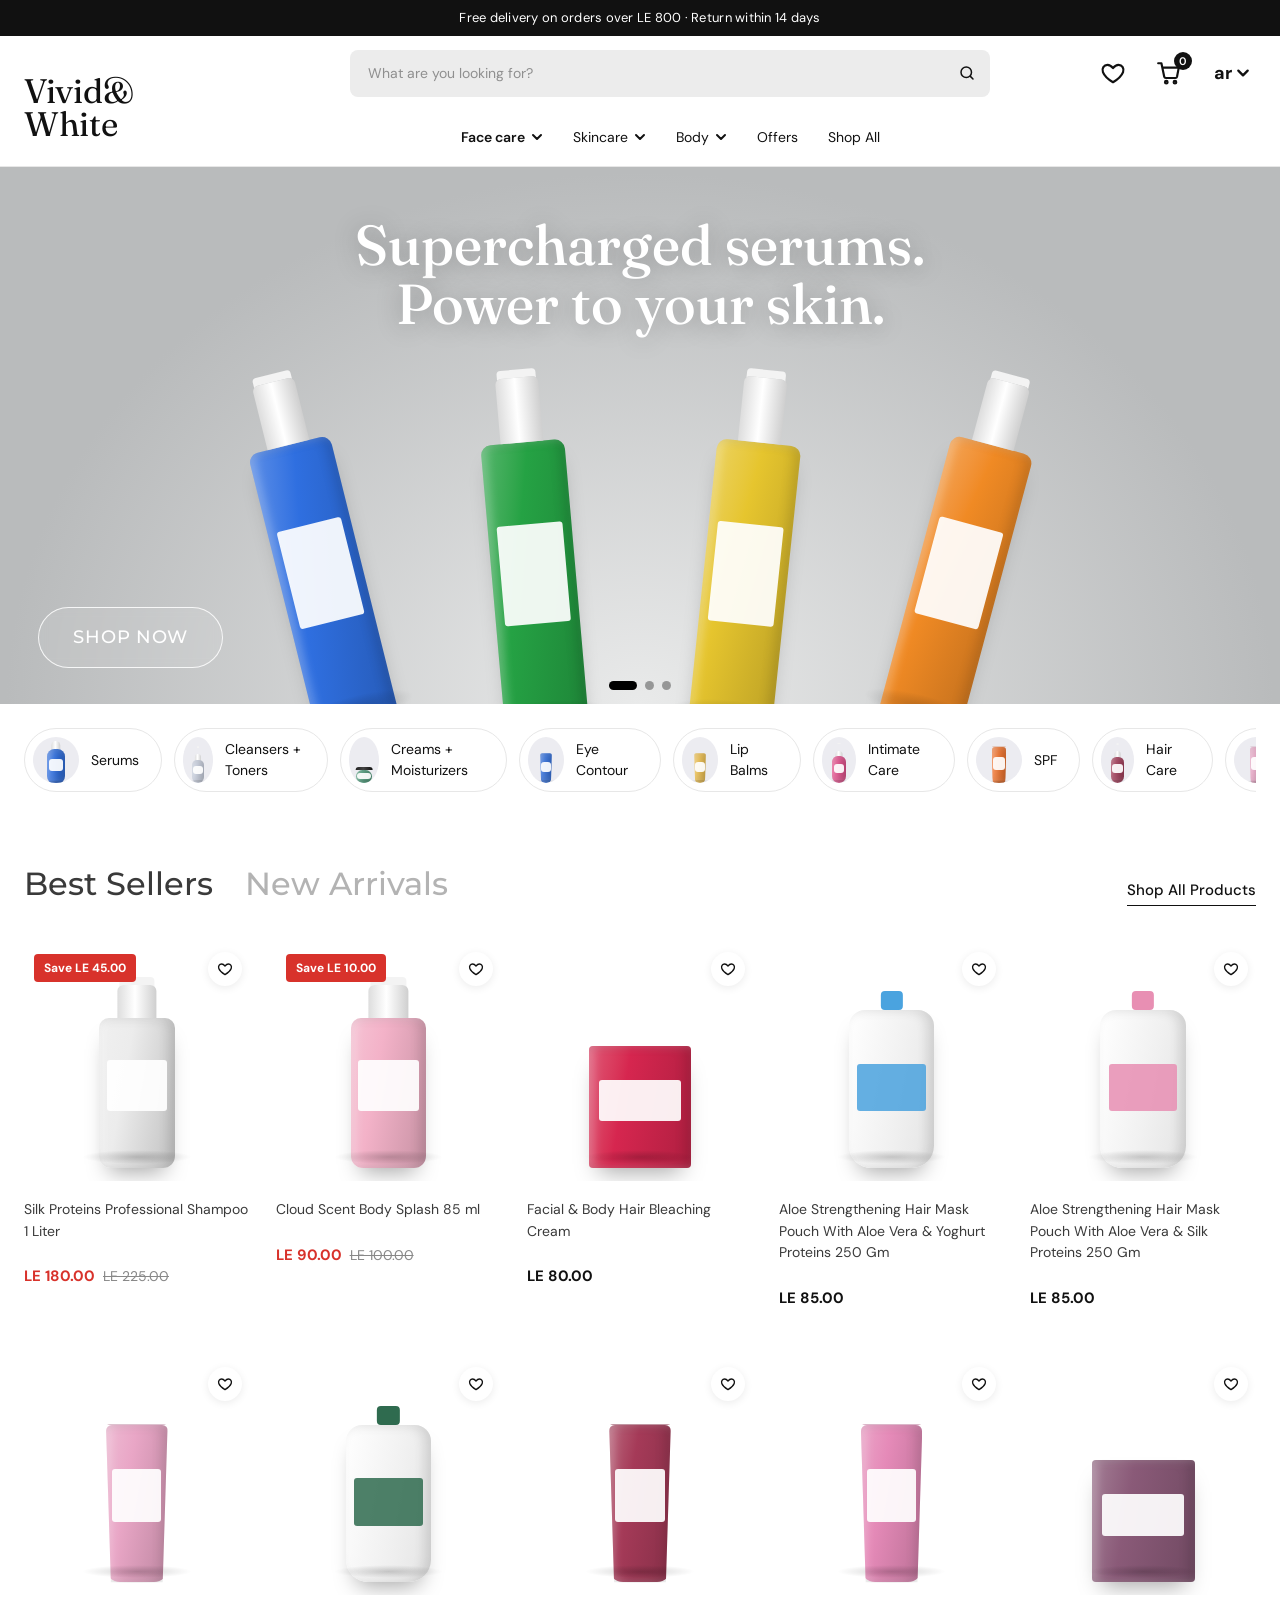
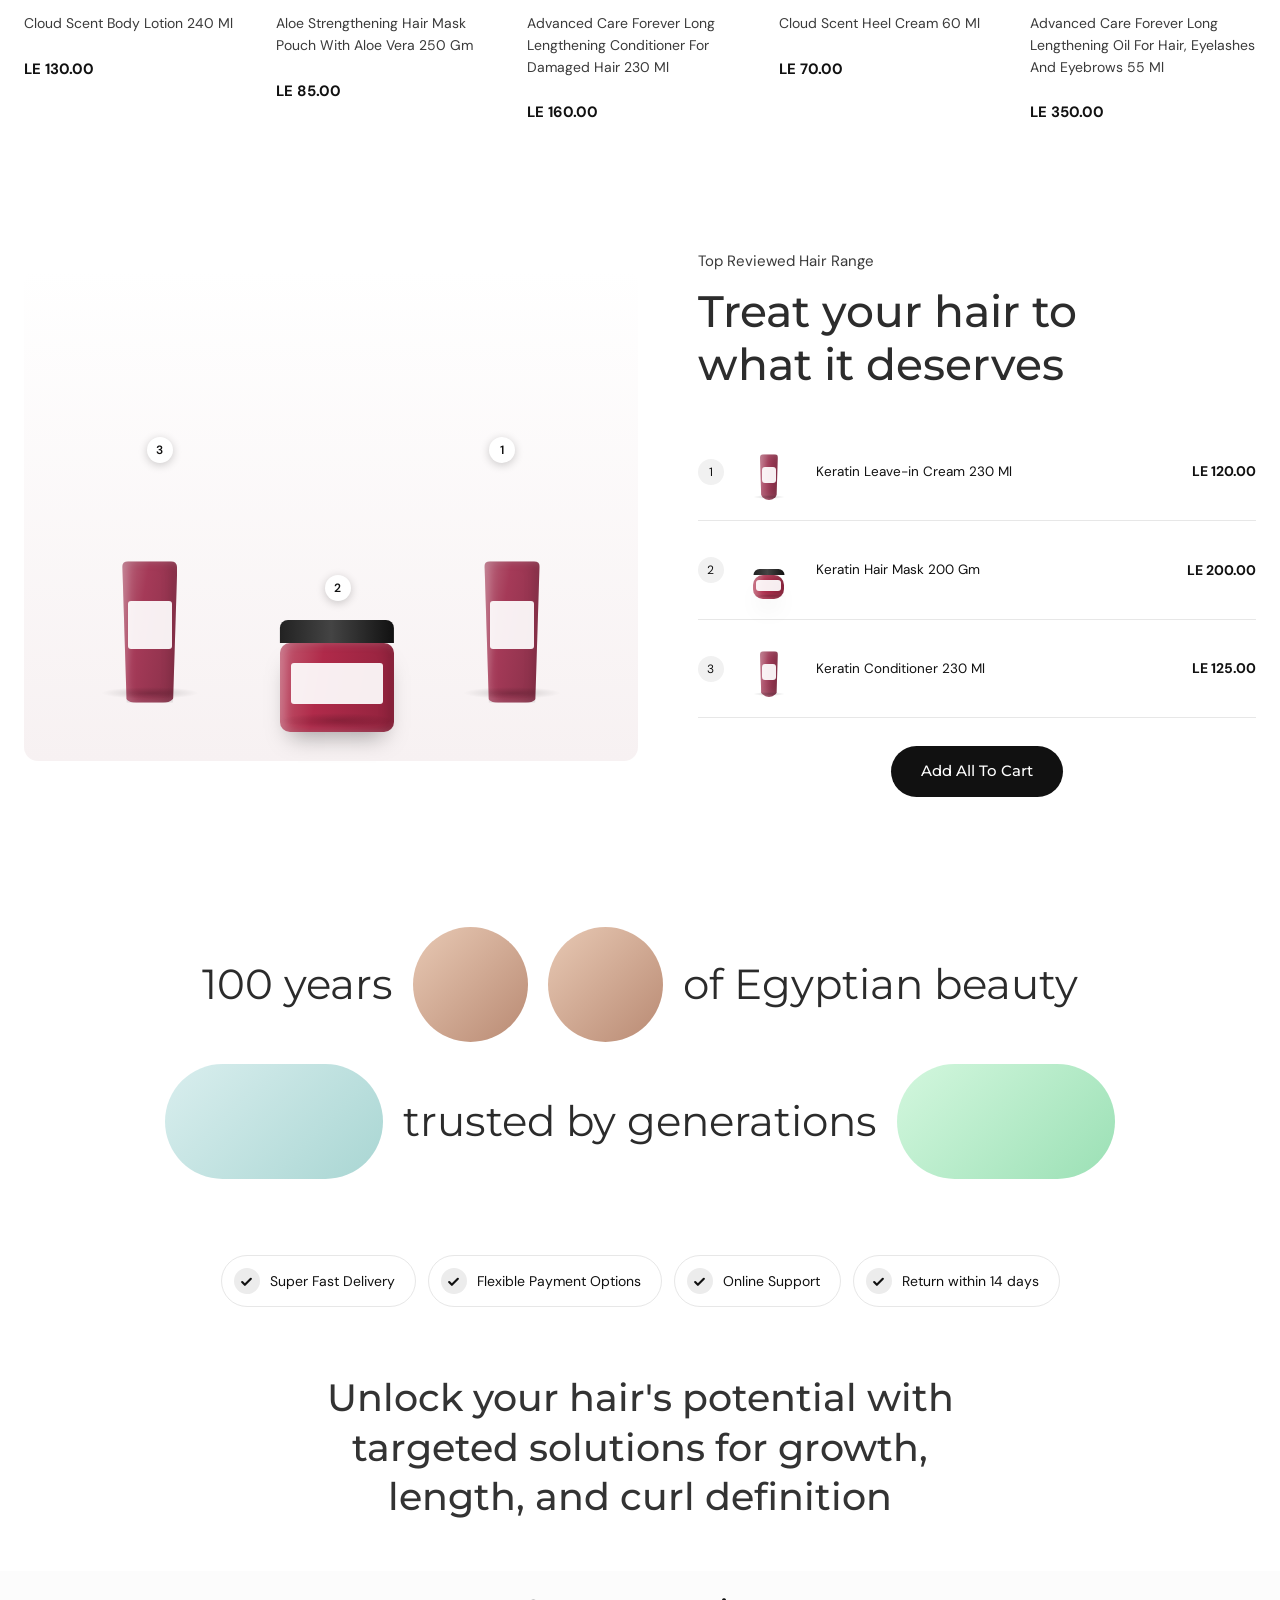
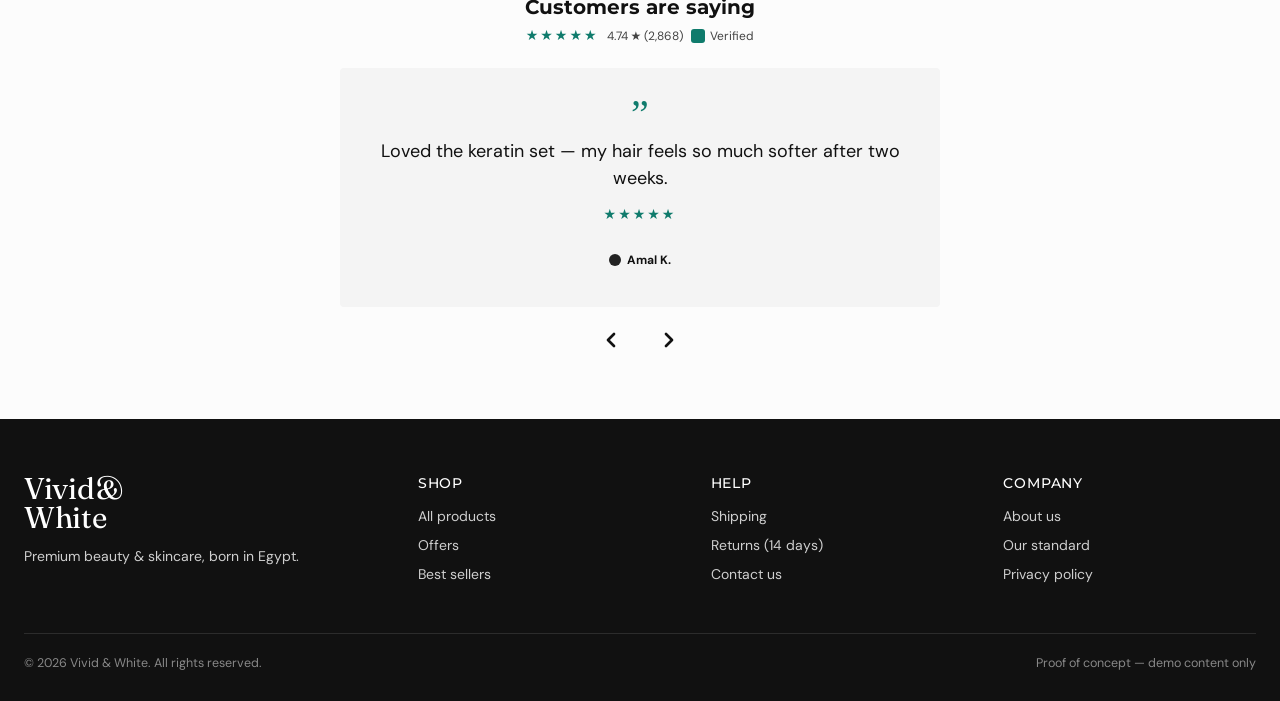
<file: index.html>
<!doctype html>
<html lang="en" dir="ltr">
<head>
<meta charset="utf-8">
<meta name="viewport" content="width=device-width, initial-scale=1">
<title>Vivid &amp; White — Premium Beauty &amp; Skincare</title>
<meta name="description" content="Vivid &amp; White — premium beauty and skincare.">
<link rel="stylesheet" href="assets/style.css">
</head>
<body>
<div class="announce">Free delivery on orders over LE 800 · Return within 14 days</div>
<header class="site-header">
  <div class="container header-inner">
    <button class="icon-btn menu-btn" type="button" aria-label="Open menu" aria-controls="drawer" aria-expanded="false"><svg viewBox="0 0 24 24" fill="none" stroke="currentColor" stroke-width="2" stroke-linecap="round" aria-hidden="true"><path d="M3 6h18M3 12h18M3 18h18"/></svg></button>
    <a class="logo" href="index.html" aria-label="Vivid &amp; White — home"><span>Vivid&amp;</span><span>White</span></a>
    <form class="search" id="site-search" role="search" onsubmit="return false">
      <label class="sr-only" for="q">Search products</label>
      <input id="q" type="search" placeholder="What are you looking for?">
      <button type="submit" aria-label="Search"><svg viewBox="0 0 24 24" fill="none" stroke="currentColor" stroke-width="2" stroke-linecap="round" aria-hidden="true"><circle cx="11" cy="11" r="7"/><path d="m20 20-3.500-3.500"/></svg></button>
    </form>
    <div class="header-actions">
      <a class="icon-btn wl" href="#" aria-label="Wishlist"><svg viewBox="0 0 24 24" fill="none" stroke="currentColor" stroke-width="2" stroke-linejoin="round" aria-hidden="true"><path d="M12 20.5s-7.5-4.6-9.3-9.4C1.5 7.800 3.500 4.500 6.900 4.500c2 0 3.500 1 5.100 3 1.600-2 3.100-3 5.100-3 3.400 0 5.400 3.300 4.200 6.600-1.800 4.800-9.300 9.400-9.300 9.400z"/></svg><span class="badge-count" id="wish-count" hidden>0</span></a>
      <button class="icon-btn search-toggle" type="button" aria-label="Search" aria-controls="site-search" aria-expanded="false"><svg viewBox="0 0 24 24" fill="none" stroke="currentColor" stroke-width="2" stroke-linecap="round" aria-hidden="true"><circle cx="11" cy="11" r="7"/><path d="m20 20-3.500-3.500"/></svg></button>
      <a class="icon-btn" href="#" aria-label="Cart"><svg viewBox="0 0 24 24" fill="none" stroke="currentColor" stroke-width="2" stroke-linecap="round" stroke-linejoin="round" aria-hidden="true"><path d="M2 3h3l2.600 12.400a1.500 1.500 0 0 0 1.500 1.200h8.800a1.500 1.500 0 0 0 1.500-1.100L21 7H6"/><circle cx="9.500" cy="20.500" r="1.200"/><circle cx="17.500" cy="20.500" r="1.200"/></svg><span class="badge-count" id="cart-count">0</span></a>
      <button class="lang" type="button" aria-label="Change language">ar <svg viewBox="0 0 12 12" fill="none" stroke="currentColor" stroke-width="2" stroke-linecap="round" stroke-linejoin="round" aria-hidden="true"><path d="m2 4 4 4 4-4"/></svg></button>
    </div>
    <nav class="main-nav" aria-label="Main">
      <ul>
        <li><button type="button" class="active">Face care <svg viewBox="0 0 12 12" fill="none" stroke="currentColor" stroke-width="2" stroke-linecap="round" stroke-linejoin="round" aria-hidden="true"><path d="m2 4 4 4 4-4"/></svg></button></li>
        <li><button type="button">Skincare <svg viewBox="0 0 12 12" fill="none" stroke="currentColor" stroke-width="2" stroke-linecap="round" stroke-linejoin="round" aria-hidden="true"><path d="m2 4 4 4 4-4"/></svg></button></li>
        <li><button type="button">Body <svg viewBox="0 0 12 12" fill="none" stroke="currentColor" stroke-width="2" stroke-linecap="round" stroke-linejoin="round" aria-hidden="true"><path d="m2 4 4 4 4-4"/></svg></button></li>
        <li><a href="shop.html">Offers</a></li>
        <li><a href="shop.html" class="">Shop All</a></li>
      </ul>
    </nav>
  </div>
</header>
<div class="drawer-overlay" hidden></div>
<aside class="drawer" id="drawer" aria-label="Menu" inert>
  <div class="d-top">
    <button class="icon-btn" type="button" data-close aria-label="Close menu"><svg viewBox="0 0 24 24" fill="none" stroke="currentColor" stroke-width="2.200" stroke-linecap="round" aria-hidden="true"><path d="M5 5l14 14M19 5 5 19"/></svg></button>
    <a class="logo" href="index.html" aria-label="Vivid &amp; White — home"><span>Vivid&amp;</span><span>White</span></a>
    <div class="d-top-actions">
      <button class="icon-btn" type="button" data-open-search aria-label="Search"><svg viewBox="0 0 24 24" fill="none" stroke="currentColor" stroke-width="2" stroke-linecap="round" aria-hidden="true"><circle cx="11" cy="11" r="7"/><path d="m20 20-3.500-3.500"/></svg></button>
      <a class="icon-btn" href="#" aria-label="Cart"><svg viewBox="0 0 24 24" fill="none" stroke="currentColor" stroke-width="2" stroke-linecap="round" stroke-linejoin="round" aria-hidden="true"><path d="M2 3h3l2.600 12.400a1.500 1.500 0 0 0 1.500 1.200h8.800a1.500 1.500 0 0 0 1.500-1.100L21 7H6"/><circle cx="9.500" cy="20.500" r="1.200"/><circle cx="17.500" cy="20.500" r="1.200"/></svg></a>
    </div>
  </div>
  <nav aria-label="Mobile">
    <ul class="d-nav">
      <li><button class="d-acc" type="button" aria-expanded="false" aria-controls="sub-face">Face care<svg viewBox="0 0 12 12" fill="none" stroke="currentColor" stroke-width="1.800" stroke-linecap="round" stroke-linejoin="round" aria-hidden="true"><path d="m4 2 4 4-4 4"/></svg></button><ul class="d-sub" id="sub-face" hidden><li><a href="shop.html">Serums</a></li><li><a href="shop.html">Cleansers + Toners</a></li><li><a href="shop.html">Creams + Moisturizers</a></li><li><a href="shop.html">Eye Contour</a></li></ul></li>
      <li><button class="d-acc" type="button" aria-expanded="false" aria-controls="sub-skin">Skincare<svg viewBox="0 0 12 12" fill="none" stroke="currentColor" stroke-width="1.800" stroke-linecap="round" stroke-linejoin="round" aria-hidden="true"><path d="m4 2 4 4-4 4"/></svg></button><ul class="d-sub" id="sub-skin" hidden><li><a href="shop.html">Sun Care</a></li><li><a href="shop.html">Lip Balms</a></li><li><a href="shop.html">Intimate Care</a></li></ul></li>
      <li><button class="d-acc" type="button" aria-expanded="false" aria-controls="sub-body">Body<svg viewBox="0 0 12 12" fill="none" stroke="currentColor" stroke-width="1.800" stroke-linecap="round" stroke-linejoin="round" aria-hidden="true"><path d="m4 2 4 4-4 4"/></svg></button><ul class="d-sub" id="sub-body" hidden><li><a href="shop.html">Body Lotion</a></li><li><a href="shop.html">Body Splash</a></li><li><a href="shop.html">Deodorants</a></li></ul></li>
      <li><a href="shop.html">Offers</a></li>
      <li><a href="shop.html">Shop All</a></li>
    </ul>
  </nav>
  <div class="d-foot">
    <a class="d-link" href="#"><svg viewBox="0 0 24 24" fill="none" stroke="currentColor" stroke-width="2" stroke-linecap="round" aria-hidden="true"><circle cx="12" cy="8" r="4"/><path d="M4 21c0-4.400 3.600-7 8-7s8 2.600 8 7"/></svg>Sign in / Register</a>
    <div class="d-pref">
      <button type="button" class="d-chip"><span class="flag" aria-hidden="true"></span>Egypt (EGP ج.م)<i class="up"><svg viewBox="0 0 12 12" fill="none" stroke="currentColor" stroke-width="2" stroke-linecap="round" stroke-linejoin="round" aria-hidden="true"><path d="m2 4 4 4 4-4"/></svg></i></button>
      <button type="button" class="d-chip">English<i class="up"><svg viewBox="0 0 12 12" fill="none" stroke="currentColor" stroke-width="2" stroke-linecap="round" stroke-linejoin="round" aria-hidden="true"><path d="m2 4 4 4 4-4"/></svg></i></button>
    </div>
    <div class="d-social">
      <a href="#" aria-label="Facebook"><svg viewBox="0 0 24 24" fill="currentColor" aria-hidden="true"><path d="M13.500 21v-8h2.700l.4-3.200h-3.100V7.900c0-.9.300-1.500 1.600-1.500h1.700V3.500c-.3 0-1.300-.1-2.400-.1-2.400 0-4 1.500-4 4.100v2.300H7.700V13h2.700v8z"/></svg></a>
      <a href="#" aria-label="Instagram"><svg viewBox="0 0 24 24" fill="none" stroke="currentColor" stroke-width="2" aria-hidden="true"><rect x="3.500" y="3.500" width="17" height="17" rx="5"/><circle cx="12" cy="12" r="4"/><circle cx="17.200" cy="6.800" r=".8" fill="currentColor"/></svg></a>
      <a href="#" aria-label="TikTok"><svg viewBox="0 0 24 24" fill="none" stroke="currentColor" stroke-width="2.200" stroke-linecap="round" stroke-linejoin="round" aria-hidden="true"><path d="M14 3v11.500a3.800 3.800 0 1 1-3.800-3.800M14 3c.3 2.600 2 4.200 4.600 4.400"/></svg></a>
    </div>
  </div>
</aside>
<main>
<section class="hero" aria-label="Featured campaigns">
  <div class="slides">
    <div class="slide slide-1"><h1>Supercharged serums.<br>Power to your skin.</h1><div class="hero-products"><div class="art bottle" style="--c:#2f6fe0;--rot:-14deg" aria-hidden="true"><div class="body"></div><div class="shadow"></div></div><div class="art bottle" style="--c:#25a244;--rot:-5deg" aria-hidden="true"><div class="body"></div><div class="shadow"></div></div><div class="art bottle" style="--c:#e6c52e;--rot:6deg" aria-hidden="true"><div class="body"></div><div class="shadow"></div></div><div class="art bottle" style="--c:#f08a24;--rot:15deg" aria-hidden="true"><div class="body"></div><div class="shadow"></div></div></div></div>
    <div class="slide slide-2"><h2>Hair that turns heads.</h2><div class="hero-products"><div class="art tube" style="--c:#a53a58;--rot:-8deg" aria-hidden="true"><div class="body"></div><div class="shadow"></div></div><div class="art jar" style="--c:#b02a4a;--rot:0deg" aria-hidden="true"><div class="body"></div><div class="shadow"></div></div><div class="art tube" style="--c:#a53a58;--rot:8deg" aria-hidden="true"><div class="body"></div><div class="shadow"></div></div></div></div>
    <div class="slide slide-3"><h2>Glow starts here.</h2><div class="hero-products"><div class="art tube" style="--c:#4a9c7a;--rot:-6deg" aria-hidden="true"><div class="body"></div><div class="shadow"></div></div><div class="art bottle" style="--c:#f2c24d;--rot:0deg" aria-hidden="true"><div class="body"></div><div class="shadow"></div></div><div class="art tube" style="--c:#e8508f;--rot:6deg" aria-hidden="true"><div class="body"></div><div class="shadow"></div></div></div></div>
  </div>
  <a class="btn btn-ghost" href="shop.html">Shop now</a>
  <div class="dots" role="group" aria-label="Choose slide">
    <button type="button" aria-label="Slide 1"></button><button type="button" aria-label="Slide 2"></button><button type="button" aria-label="Slide 3"></button>
  </div>
</section>

<section class="pills" aria-label="Shop by category"><div class="container"><ul>
<li><a class="pill" href="shop.html"><span class="thumb"><div class="art bottle" style="--c:#2f6fe0;" aria-hidden="true"><div class="body"></div><div class="shadow"></div></div></span>Serums</a></li>
<li><a class="pill" href="shop.html"><span class="thumb"><div class="art bottle" style="--c:#cfd6e6;" aria-hidden="true"><div class="body"></div><div class="shadow"></div></div></span>Cleansers + Toners</a></li>
<li><a class="pill" href="shop.html"><span class="thumb"><div class="art jar" style="--c:#4a9c7a;" aria-hidden="true"><div class="body"></div><div class="shadow"></div></div></span>Creams + Moisturizers</a></li>
<li><a class="pill" href="shop.html"><span class="thumb"><div class="art tube" style="--c:#2f6fe0;" aria-hidden="true"><div class="body"></div><div class="shadow"></div></div></span>Eye Contour</a></li>
<li><a class="pill" href="shop.html"><span class="thumb"><div class="art tube" style="--c:#f2c24d;" aria-hidden="true"><div class="body"></div><div class="shadow"></div></div></span>Lip Balms</a></li>
<li><a class="pill" href="shop.html"><span class="thumb"><div class="art bottle" style="--c:#e8508f;" aria-hidden="true"><div class="body"></div><div class="shadow"></div></div></span>Intimate Care</a></li>
<li><a class="pill" href="shop.html"><span class="thumb"><div class="art tube" style="--c:#f4742c;" aria-hidden="true"><div class="body"></div><div class="shadow"></div></div></span>SPF</a></li>
<li><a class="pill" href="shop.html"><span class="thumb"><div class="art bottle" style="--c:#a53a58;" aria-hidden="true"><div class="body"></div><div class="shadow"></div></div></span>Hair Care</a></li>
<li><a class="pill" href="shop.html"><span class="thumb"><div class="art tube" style="--c:#e9a6c6;" aria-hidden="true"><div class="body"></div><div class="shadow"></div></div></span>Body</a></li>
</ul></div></section>

<section class="section">
  <div class="container">
    <div class="section-head">
      <div class="tabs" role="tablist">
        <button class="tab on" type="button" role="tab" aria-selected="true" data-tab="best">Best Sellers</button>
        <button class="tab" type="button" role="tab" aria-selected="false" data-tab="new">New Arrivals</button>
      </div>
      <a class="link-underline" href="shop.html">Shop All Products</a>
    </div>
    <ul class="grid grid-5" data-panel="best">
<li class="card">
  <span class="tag">Save LE 45.00</span>
  <button class="fav" type="button" aria-label="Add Silk Proteins Professional Shampoo 1 Liter to wishlist" aria-pressed="false"><svg viewBox="0 0 24 24" fill="none" stroke="currentColor" stroke-width="2" stroke-linejoin="round" aria-hidden="true"><path d="M12 20.5s-7.5-4.6-9.3-9.4C1.5 7.800 3.500 4.500 6.900 4.500c2 0 3.500 1 5.100 3 1.600-2 3.100-3 5.100-3 3.400 0 5.400 3.300 4.200 6.600-1.800 4.800-9.300 9.400-9.300 9.400z"/></svg></button>
  <a class="media" href="product.html" aria-label="Silk Proteins Professional Shampoo 1 Liter"><div class="art bottle" style="--c:#ececec;" aria-hidden="true"><div class="body"></div><div class="shadow"></div></div></a>
  <h3><a href="product.html">Silk Proteins Professional Shampoo 1 Liter</a></h3>
  <p class="price"><span class="now">LE 180.00</span><s>LE 225.00</s></p>
</li>
<li class="card">
  <span class="tag">Save LE 10.00</span>
  <button class="fav" type="button" aria-label="Add Cloud Scent Body Splash 85 ml to wishlist" aria-pressed="false"><svg viewBox="0 0 24 24" fill="none" stroke="currentColor" stroke-width="2" stroke-linejoin="round" aria-hidden="true"><path d="M12 20.5s-7.5-4.6-9.3-9.4C1.5 7.800 3.500 4.500 6.900 4.500c2 0 3.500 1 5.100 3 1.600-2 3.100-3 5.100-3 3.400 0 5.400 3.300 4.200 6.600-1.800 4.800-9.300 9.400-9.300 9.400z"/></svg></button>
  <a class="media" href="product.html" aria-label="Cloud Scent Body Splash 85 ml"><div class="art bottle" style="--c:#f3b2c8;" aria-hidden="true"><div class="body"></div><div class="shadow"></div></div></a>
  <h3><a href="product.html">Cloud Scent Body Splash 85 ml</a></h3>
  <p class="price"><span class="now">LE 90.00</span><s>LE 100.00</s></p>
</li>
<li class="card">
  
  <button class="fav" type="button" aria-label="Add Facial &amp; Body Hair Bleaching Cream to wishlist" aria-pressed="false"><svg viewBox="0 0 24 24" fill="none" stroke="currentColor" stroke-width="2" stroke-linejoin="round" aria-hidden="true"><path d="M12 20.5s-7.5-4.6-9.3-9.4C1.5 7.800 3.500 4.500 6.900 4.500c2 0 3.500 1 5.100 3 1.600-2 3.100-3 5.100-3 3.400 0 5.400 3.300 4.200 6.600-1.800 4.800-9.300 9.400-9.300 9.400z"/></svg></button>
  <a class="media" href="product.html" aria-label="Facial &amp; Body Hair Bleaching Cream"><div class="art box" style="--c:#d6264f;" aria-hidden="true"><div class="body"></div><div class="shadow"></div></div></a>
  <h3><a href="product.html">Facial &amp; Body Hair Bleaching Cream</a></h3>
  <p class="price">LE 80.00</p>
</li>
<li class="card">
  
  <button class="fav" type="button" aria-label="Add Aloe Strengthening Hair Mask Pouch With Aloe Vera &amp; Yoghurt Proteins 250 Gm to wishlist" aria-pressed="false"><svg viewBox="0 0 24 24" fill="none" stroke="currentColor" stroke-width="2" stroke-linejoin="round" aria-hidden="true"><path d="M12 20.5s-7.5-4.6-9.3-9.4C1.5 7.800 3.500 4.500 6.900 4.500c2 0 3.500 1 5.100 3 1.600-2 3.100-3 5.100-3 3.400 0 5.400 3.300 4.200 6.600-1.800 4.800-9.300 9.400-9.300 9.400z"/></svg></button>
  <a class="media" href="product.html" aria-label="Aloe Strengthening Hair Mask Pouch With Aloe Vera &amp; Yoghurt Proteins 250 Gm"><div class="art pouch" style="--c:#4aa3df;" aria-hidden="true"><div class="body"></div><div class="shadow"></div></div></a>
  <h3><a href="product.html">Aloe Strengthening Hair Mask Pouch With Aloe Vera &amp; Yoghurt Proteins 250 Gm</a></h3>
  <p class="price">LE 85.00</p>
</li>
<li class="card">
  
  <button class="fav" type="button" aria-label="Add Aloe Strengthening Hair Mask Pouch With Aloe Vera &amp; Silk Proteins 250 Gm to wishlist" aria-pressed="false"><svg viewBox="0 0 24 24" fill="none" stroke="currentColor" stroke-width="2" stroke-linejoin="round" aria-hidden="true"><path d="M12 20.5s-7.5-4.6-9.3-9.4C1.5 7.800 3.500 4.500 6.900 4.500c2 0 3.500 1 5.100 3 1.600-2 3.100-3 5.100-3 3.400 0 5.400 3.300 4.200 6.600-1.800 4.800-9.300 9.400-9.300 9.400z"/></svg></button>
  <a class="media" href="product.html" aria-label="Aloe Strengthening Hair Mask Pouch With Aloe Vera &amp; Silk Proteins 250 Gm"><div class="art pouch" style="--c:#e88fb3;" aria-hidden="true"><div class="body"></div><div class="shadow"></div></div></a>
  <h3><a href="product.html">Aloe Strengthening Hair Mask Pouch With Aloe Vera &amp; Silk Proteins 250 Gm</a></h3>
  <p class="price">LE 85.00</p>
</li>
<li class="card">
  
  <button class="fav" type="button" aria-label="Add Cloud Scent Body Lotion 240 Ml to wishlist" aria-pressed="false"><svg viewBox="0 0 24 24" fill="none" stroke="currentColor" stroke-width="2" stroke-linejoin="round" aria-hidden="true"><path d="M12 20.5s-7.5-4.6-9.3-9.4C1.5 7.800 3.500 4.500 6.900 4.500c2 0 3.500 1 5.100 3 1.600-2 3.100-3 5.100-3 3.400 0 5.400 3.300 4.200 6.600-1.800 4.800-9.300 9.400-9.300 9.400z"/></svg></button>
  <a class="media" href="product.html" aria-label="Cloud Scent Body Lotion 240 Ml"><div class="art tube" style="--c:#e9a6c6;" aria-hidden="true"><div class="body"></div><div class="shadow"></div></div></a>
  <h3><a href="product.html">Cloud Scent Body Lotion 240 Ml</a></h3>
  <p class="price">LE 130.00</p>
</li>
<li class="card">
  
  <button class="fav" type="button" aria-label="Add Aloe Strengthening Hair Mask Pouch With Aloe Vera 250 Gm to wishlist" aria-pressed="false"><svg viewBox="0 0 24 24" fill="none" stroke="currentColor" stroke-width="2" stroke-linejoin="round" aria-hidden="true"><path d="M12 20.5s-7.5-4.6-9.3-9.4C1.5 7.800 3.500 4.500 6.900 4.500c2 0 3.500 1 5.100 3 1.600-2 3.100-3 5.100-3 3.400 0 5.400 3.300 4.200 6.600-1.800 4.800-9.300 9.400-9.300 9.400z"/></svg></button>
  <a class="media" href="product.html" aria-label="Aloe Strengthening Hair Mask Pouch With Aloe Vera 250 Gm"><div class="art pouch" style="--c:#2f6b4f;" aria-hidden="true"><div class="body"></div><div class="shadow"></div></div></a>
  <h3><a href="product.html">Aloe Strengthening Hair Mask Pouch With Aloe Vera 250 Gm</a></h3>
  <p class="price">LE 85.00</p>
</li>
<li class="card">
  
  <button class="fav" type="button" aria-label="Add Advanced Care Forever Long Lengthening Conditioner For Damaged Hair 230 Ml to wishlist" aria-pressed="false"><svg viewBox="0 0 24 24" fill="none" stroke="currentColor" stroke-width="2" stroke-linejoin="round" aria-hidden="true"><path d="M12 20.5s-7.5-4.6-9.3-9.4C1.5 7.800 3.500 4.500 6.900 4.500c2 0 3.500 1 5.100 3 1.600-2 3.100-3 5.100-3 3.400 0 5.400 3.300 4.200 6.600-1.800 4.800-9.300 9.400-9.300 9.400z"/></svg></button>
  <a class="media" href="product.html" aria-label="Advanced Care Forever Long Lengthening Conditioner For Damaged Hair 230 Ml"><div class="art tube" style="--c:#a53a58;" aria-hidden="true"><div class="body"></div><div class="shadow"></div></div></a>
  <h3><a href="product.html">Advanced Care Forever Long Lengthening Conditioner For Damaged Hair 230 Ml</a></h3>
  <p class="price">LE 160.00</p>
</li>
<li class="card">
  
  <button class="fav" type="button" aria-label="Add Cloud Scent Heel Cream 60 Ml to wishlist" aria-pressed="false"><svg viewBox="0 0 24 24" fill="none" stroke="currentColor" stroke-width="2" stroke-linejoin="round" aria-hidden="true"><path d="M12 20.5s-7.5-4.6-9.3-9.4C1.5 7.800 3.500 4.500 6.900 4.500c2 0 3.500 1 5.100 3 1.600-2 3.100-3 5.100-3 3.400 0 5.400 3.300 4.200 6.600-1.800 4.800-9.300 9.400-9.300 9.400z"/></svg></button>
  <a class="media" href="product.html" aria-label="Cloud Scent Heel Cream 60 Ml"><div class="art tube" style="--c:#e58ab8;" aria-hidden="true"><div class="body"></div><div class="shadow"></div></div></a>
  <h3><a href="product.html">Cloud Scent Heel Cream 60 Ml</a></h3>
  <p class="price">LE 70.00</p>
</li>
<li class="card">
  
  <button class="fav" type="button" aria-label="Add Advanced Care Forever Long Lengthening Oil For Hair, Eyelashes And Eyebrows 55 Ml to wishlist" aria-pressed="false"><svg viewBox="0 0 24 24" fill="none" stroke="currentColor" stroke-width="2" stroke-linejoin="round" aria-hidden="true"><path d="M12 20.5s-7.5-4.6-9.3-9.4C1.5 7.800 3.500 4.500 6.900 4.500c2 0 3.500 1 5.100 3 1.600-2 3.100-3 5.100-3 3.400 0 5.400 3.300 4.200 6.600-1.800 4.800-9.300 9.400-9.300 9.400z"/></svg></button>
  <a class="media" href="product.html" aria-label="Advanced Care Forever Long Lengthening Oil For Hair, Eyelashes And Eyebrows 55 Ml"><div class="art box" style="--c:#8a5a78;" aria-hidden="true"><div class="body"></div><div class="shadow"></div></div></a>
  <h3><a href="product.html">Advanced Care Forever Long Lengthening Oil For Hair, Eyelashes And Eyebrows 55 Ml</a></h3>
  <p class="price">LE 350.00</p>
</li>
    </ul>
    <ul class="grid grid-5" data-panel="new" hidden>
<li class="card">
  
  <button class="fav" type="button" aria-label="Add Super Hydrating Serum 10% 4D Hyaluronic + Peptides 30 Ml to wishlist" aria-pressed="false"><svg viewBox="0 0 24 24" fill="none" stroke="currentColor" stroke-width="2" stroke-linejoin="round" aria-hidden="true"><path d="M12 20.5s-7.5-4.6-9.3-9.4C1.5 7.800 3.500 4.500 6.900 4.500c2 0 3.500 1 5.100 3 1.600-2 3.100-3 5.100-3 3.400 0 5.400 3.300 4.200 6.600-1.800 4.800-9.300 9.400-9.300 9.400z"/></svg></button>
  <a class="media" href="product.html" aria-label="Super Hydrating Serum 10% 4D Hyaluronic + Peptides 30 Ml"><div class="art bottle" style="--c:#2f6fe0;" aria-hidden="true"><div class="body"></div><div class="shadow"></div></div></a>
  <h3><a href="product.html">Super Hydrating Serum 10% 4D Hyaluronic + Peptides 30 Ml</a></h3>
  <p class="price">LE 420.00</p>
</li>
<li class="card">
  <span class="tag">Save LE 60.00</span>
  <button class="fav" type="button" aria-label="Add Sebum-Control Balancing Serum 2% Salicylic Acid 30 Ml to wishlist" aria-pressed="false"><svg viewBox="0 0 24 24" fill="none" stroke="currentColor" stroke-width="2" stroke-linejoin="round" aria-hidden="true"><path d="M12 20.5s-7.5-4.6-9.3-9.4C1.5 7.800 3.500 4.500 6.900 4.500c2 0 3.500 1 5.100 3 1.600-2 3.100-3 5.100-3 3.400 0 5.400 3.300 4.200 6.600-1.800 4.800-9.300 9.400-9.300 9.400z"/></svg></button>
  <a class="media" href="product.html" aria-label="Sebum-Control Balancing Serum 2% Salicylic Acid 30 Ml"><div class="art bottle" style="--c:#25a244;" aria-hidden="true"><div class="body"></div><div class="shadow"></div></div></a>
  <h3><a href="product.html">Sebum-Control Balancing Serum 2% Salicylic Acid 30 Ml</a></h3>
  <p class="price"><span class="now">LE 390.00</span><s>LE 450.00</s></p>
</li>
<li class="card">
  
  <button class="fav" type="button" aria-label="Add Anti-Wrinkle &amp; Radiance Serum 10% Niacinamide 30 Ml to wishlist" aria-pressed="false"><svg viewBox="0 0 24 24" fill="none" stroke="currentColor" stroke-width="2" stroke-linejoin="round" aria-hidden="true"><path d="M12 20.5s-7.5-4.6-9.3-9.4C1.5 7.800 3.500 4.500 6.900 4.500c2 0 3.500 1 5.100 3 1.600-2 3.100-3 5.100-3 3.400 0 5.400 3.300 4.200 6.600-1.800 4.800-9.300 9.400-9.300 9.400z"/></svg></button>
  <a class="media" href="product.html" aria-label="Anti-Wrinkle &amp; Radiance Serum 10% Niacinamide 30 Ml"><div class="art bottle" style="--c:#e6c52e;" aria-hidden="true"><div class="body"></div><div class="shadow"></div></div></a>
  <h3><a href="product.html">Anti-Wrinkle &amp; Radiance Serum 10% Niacinamide 30 Ml</a></h3>
  <p class="price">LE 410.00</p>
</li>
<li class="card">
  
  <button class="fav" type="button" aria-label="Add Brightening Serum 15% Vitamin C Complex 30 Ml to wishlist" aria-pressed="false"><svg viewBox="0 0 24 24" fill="none" stroke="currentColor" stroke-width="2" stroke-linejoin="round" aria-hidden="true"><path d="M12 20.5s-7.5-4.6-9.3-9.4C1.5 7.800 3.500 4.500 6.900 4.500c2 0 3.500 1 5.100 3 1.600-2 3.100-3 5.100-3 3.400 0 5.400 3.300 4.200 6.600-1.800 4.800-9.300 9.400-9.300 9.400z"/></svg></button>
  <a class="media" href="product.html" aria-label="Brightening Serum 15% Vitamin C Complex 30 Ml"><div class="art bottle" style="--c:#f08a24;" aria-hidden="true"><div class="body"></div><div class="shadow"></div></div></a>
  <h3><a href="product.html">Brightening Serum 15% Vitamin C Complex 30 Ml</a></h3>
  <p class="price">LE 430.00</p>
</li>
<li class="card">
  
  <button class="fav" type="button" aria-label="Add Hydra Lip Balm Honey 10 G to wishlist" aria-pressed="false"><svg viewBox="0 0 24 24" fill="none" stroke="currentColor" stroke-width="2" stroke-linejoin="round" aria-hidden="true"><path d="M12 20.5s-7.5-4.6-9.3-9.4C1.5 7.800 3.500 4.500 6.900 4.500c2 0 3.500 1 5.100 3 1.600-2 3.100-3 5.100-3 3.400 0 5.400 3.300 4.200 6.600-1.800 4.800-9.300 9.400-9.300 9.400z"/></svg></button>
  <a class="media" href="product.html" aria-label="Hydra Lip Balm Honey 10 G"><div class="art tube" style="--c:#f2c24d;" aria-hidden="true"><div class="body"></div><div class="shadow"></div></div></a>
  <h3><a href="product.html">Hydra Lip Balm Honey 10 G</a></h3>
  <p class="price">LE 65.00</p>
</li>
<li class="card">
  
  <button class="fav" type="button" aria-label="Add Gentle Foaming Cleanser 150 Ml to wishlist" aria-pressed="false"><svg viewBox="0 0 24 24" fill="none" stroke="currentColor" stroke-width="2" stroke-linejoin="round" aria-hidden="true"><path d="M12 20.5s-7.5-4.6-9.3-9.4C1.5 7.800 3.500 4.500 6.900 4.500c2 0 3.500 1 5.100 3 1.600-2 3.100-3 5.100-3 3.400 0 5.400 3.300 4.200 6.600-1.800 4.800-9.300 9.400-9.300 9.400z"/></svg></button>
  <a class="media" href="product.html" aria-label="Gentle Foaming Cleanser 150 Ml"><div class="art tube" style="--c:#b7c9e6;" aria-hidden="true"><div class="body"></div><div class="shadow"></div></div></a>
  <h3><a href="product.html">Gentle Foaming Cleanser 150 Ml</a></h3>
  <p class="price">LE 150.00</p>
</li>
<li class="card">
  
  <button class="fav" type="button" aria-label="Add Daily Moisturizing Cream 50 Ml to wishlist" aria-pressed="false"><svg viewBox="0 0 24 24" fill="none" stroke="currentColor" stroke-width="2" stroke-linejoin="round" aria-hidden="true"><path d="M12 20.5s-7.5-4.6-9.3-9.4C1.5 7.800 3.500 4.500 6.900 4.500c2 0 3.500 1 5.100 3 1.600-2 3.100-3 5.100-3 3.400 0 5.400 3.300 4.200 6.600-1.800 4.800-9.300 9.400-9.300 9.400z"/></svg></button>
  <a class="media" href="product.html" aria-label="Daily Moisturizing Cream 50 Ml"><div class="art jar" style="--c:#4a9c7a;" aria-hidden="true"><div class="body"></div><div class="shadow"></div></div></a>
  <h3><a href="product.html">Daily Moisturizing Cream 50 Ml</a></h3>
  <p class="price">LE 210.00</p>
</li>
<li class="card">
  
  <button class="fav" type="button" aria-label="Add Eye Contour Gel 15 Ml to wishlist" aria-pressed="false"><svg viewBox="0 0 24 24" fill="none" stroke="currentColor" stroke-width="2" stroke-linejoin="round" aria-hidden="true"><path d="M12 20.5s-7.5-4.6-9.3-9.4C1.5 7.800 3.500 4.500 6.900 4.500c2 0 3.500 1 5.100 3 1.600-2 3.100-3 5.100-3 3.400 0 5.400 3.300 4.200 6.600-1.800 4.800-9.300 9.400-9.300 9.400z"/></svg></button>
  <a class="media" href="product.html" aria-label="Eye Contour Gel 15 Ml"><div class="art tube" style="--c:#2f6fe0;" aria-hidden="true"><div class="body"></div><div class="shadow"></div></div></a>
  <h3><a href="product.html">Eye Contour Gel 15 Ml</a></h3>
  <p class="price">LE 240.00</p>
</li>
<li class="card">
  <span class="tag">Save LE 40.00</span>
  <button class="fav" type="button" aria-label="Add SPF 50+ Sunscreen Fluid 50 Ml to wishlist" aria-pressed="false"><svg viewBox="0 0 24 24" fill="none" stroke="currentColor" stroke-width="2" stroke-linejoin="round" aria-hidden="true"><path d="M12 20.5s-7.5-4.6-9.3-9.4C1.5 7.800 3.500 4.500 6.900 4.500c2 0 3.500 1 5.100 3 1.600-2 3.100-3 5.100-3 3.400 0 5.400 3.300 4.200 6.600-1.800 4.800-9.300 9.400-9.300 9.400z"/></svg></button>
  <a class="media" href="product.html" aria-label="SPF 50+ Sunscreen Fluid 50 Ml"><div class="art tube" style="--c:#f4742c;" aria-hidden="true"><div class="body"></div><div class="shadow"></div></div></a>
  <h3><a href="product.html">SPF 50+ Sunscreen Fluid 50 Ml</a></h3>
  <p class="price"><span class="now">LE 260.00</span><s>LE 300.00</s></p>
</li>
<li class="card">
  
  <button class="fav" type="button" aria-label="Add Intimate Care Wash 200 Ml to wishlist" aria-pressed="false"><svg viewBox="0 0 24 24" fill="none" stroke="currentColor" stroke-width="2" stroke-linejoin="round" aria-hidden="true"><path d="M12 20.5s-7.5-4.6-9.3-9.4C1.5 7.800 3.500 4.500 6.900 4.500c2 0 3.500 1 5.100 3 1.600-2 3.100-3 5.100-3 3.400 0 5.400 3.300 4.200 6.600-1.800 4.800-9.300 9.400-9.300 9.400z"/></svg></button>
  <a class="media" href="product.html" aria-label="Intimate Care Wash 200 Ml"><div class="art bottle" style="--c:#e8508f;" aria-hidden="true"><div class="body"></div><div class="shadow"></div></div></a>
  <h3><a href="product.html">Intimate Care Wash 200 Ml</a></h3>
  <p class="price">LE 120.00</p>
</li>
    </ul>
  </div>
</section>

<section class="container featured" aria-labelledby="set-title">
  <div class="stage">
    <div style="position:absolute;left:8%;width:25%;bottom:12%"><div class="art tube" style="--c:#a53a58;" aria-hidden="true"><div class="body"></div><div class="shadow"></div></div></div>
    <div style="position:absolute;left:36%;width:30%;bottom:6%"><div class="art jar" style="--c:#b02a4a;" aria-hidden="true"><div class="body"></div><div class="shadow"></div></div></div>
    <div style="position:absolute;right:8%;width:25%;bottom:12%"><div class="art tube" style="--c:#a53a58;" aria-hidden="true"><div class="body"></div><div class="shadow"></div></div></div>
    <span class="hotspot" style="left:20%;top:34%">3</span><span class="hotspot" style="left:49%;top:62%">2</span><span class="hotspot" style="right:20%;top:34%">1</span>
  </div>
  <div>
    <p class="kicker">Top Reviewed Hair Range</p>
    <h2 id="set-title">Treat your hair to what it deserves</h2>
    <ul class="set-list">
<li><span class="n">1</span><div class="art tube" style="--c:#a53a58;" aria-hidden="true"><div class="body"></div><div class="shadow"></div></div><span>Keratin Leave-in Cream 230 Ml</span><b>LE 120.00</b></li>
<li><span class="n">2</span><div class="art jar" style="--c:#b02a4a;" aria-hidden="true"><div class="body"></div><div class="shadow"></div></div><span>Keratin Hair Mask 200 Gm</span><b>LE 200.00</b></li>
<li><span class="n">3</span><div class="art tube" style="--c:#a53a58;" aria-hidden="true"><div class="body"></div><div class="shadow"></div></div><span>Keratin Conditioner 230 Ml</span><b>LE 125.00</b></li>
    </ul>
    <button class="btn btn-dark" type="button" data-add="3">Add All To Cart</button>
  </div>
</section>

<section class="story">
  <div class="container">
    <div class="story-row"><span>100 years</span><span class="photo" aria-hidden="true"></span><span class="photo" aria-hidden="true"></span><span>of Egyptian beauty</span></div>
    <div class="story-row"><span class="photo wide mint" aria-hidden="true"></span><span>trusted by generations</span><span class="photo wide green" aria-hidden="true"></span></div>
    <ul class="trust">
      <li><span class="tick"><svg viewBox="0 0 12 12" fill="none" stroke="currentColor" stroke-width="2" stroke-linecap="round" stroke-linejoin="round" aria-hidden="true"><path d="m2 6.500 2.500 2.500L10 3.500"/></svg></span>Super Fast Delivery</li>
      <li><span class="tick"><svg viewBox="0 0 12 12" fill="none" stroke="currentColor" stroke-width="2" stroke-linecap="round" stroke-linejoin="round" aria-hidden="true"><path d="m2 6.500 2.500 2.500L10 3.500"/></svg></span>Flexible Payment Options</li>
      <li><span class="tick"><svg viewBox="0 0 12 12" fill="none" stroke="currentColor" stroke-width="2" stroke-linecap="round" stroke-linejoin="round" aria-hidden="true"><path d="m2 6.500 2.500 2.500L10 3.500"/></svg></span>Online Support</li>
      <li><span class="tick"><svg viewBox="0 0 12 12" fill="none" stroke="currentColor" stroke-width="2" stroke-linecap="round" stroke-linejoin="round" aria-hidden="true"><path d="m2 6.500 2.500 2.500L10 3.500"/></svg></span>Return within 14 days</li>
    </ul>
    <p class="statement">Unlock your hair's potential with targeted solutions for growth, length, and curl definition</p>
  </div>
</section>

<section class="reviews" aria-labelledby="rev-title">
  <div class="container">
    <h3 id="rev-title">Customers are saying</h3>
    <p class="rating"><span class="stars" aria-hidden="true">★★★★★</span><span>4.74 ★ (2,868)</span><span class="verified"><i></i>Verified</span></p>
    <figure class="review-card" style="margin-inline:auto">
      <div class="q" aria-hidden="true">”</div>
      <p id="review-text">Loved the keratin set — my hair feels so much softer after two weeks.</p>
      <div class="stars" aria-label="5 out of 5 stars">★★★★★</div><br>
      <figcaption class="who"><i></i><span id="review-name">Amal K.</span></figcaption>
    </figure>
    <div class="review-nav">
      <button type="button" id="rv-prev" aria-label="Previous review"><svg viewBox="0 0 12 12" fill="none" stroke="currentColor" stroke-width="1.800" stroke-linecap="round" stroke-linejoin="round" aria-hidden="true"><path d="m8 2-4 4 4 4"/></svg></button>
      <button type="button" id="rv-next" aria-label="Next review"><svg viewBox="0 0 12 12" fill="none" stroke="currentColor" stroke-width="1.800" stroke-linecap="round" stroke-linejoin="round" aria-hidden="true"><path d="m4 2 4 4-4 4"/></svg></button>
    </div>
  </div>
</section>
</main>
<footer class="site-footer">
  <div class="container">
    <div class="footer-grid">
      <div>
        <a class="logo" href="index.html"><span>Vivid&amp;</span><span>White</span></a>
        <p>Premium beauty &amp; skincare, born in Egypt.</p>
      </div>
      <div><h4>Shop</h4><ul><li><a href="shop.html">All products</a></li><li><a href="shop.html">Offers</a></li><li><a href="shop.html">Best sellers</a></li></ul></div>
      <div><h4>Help</h4><ul><li><a href="#">Shipping</a></li><li><a href="#">Returns (14 days)</a></li><li><a href="#">Contact us</a></li></ul></div>
      <div><h4>Company</h4><ul><li><a href="#">About us</a></li><li><a href="#">Our standard</a></li><li><a href="#">Privacy policy</a></li></ul></div>
    </div>
    <div class="copyright"><span>© 2026 Vivid &amp; White. All rights reserved.</span><span>Proof of concept — demo content only</span></div>
  </div>
</footer>
<button class="to-top" type="button" aria-label="Back to top"><svg viewBox="0 0 24 24" fill="none" stroke="currentColor" stroke-width="2.500" stroke-linecap="round" stroke-linejoin="round" aria-hidden="true"><path d="M12 20V4M5 11l7-7 7 7"/></svg></button>
<script src="assets/script.js"></script>
</body>
</html>
</file>
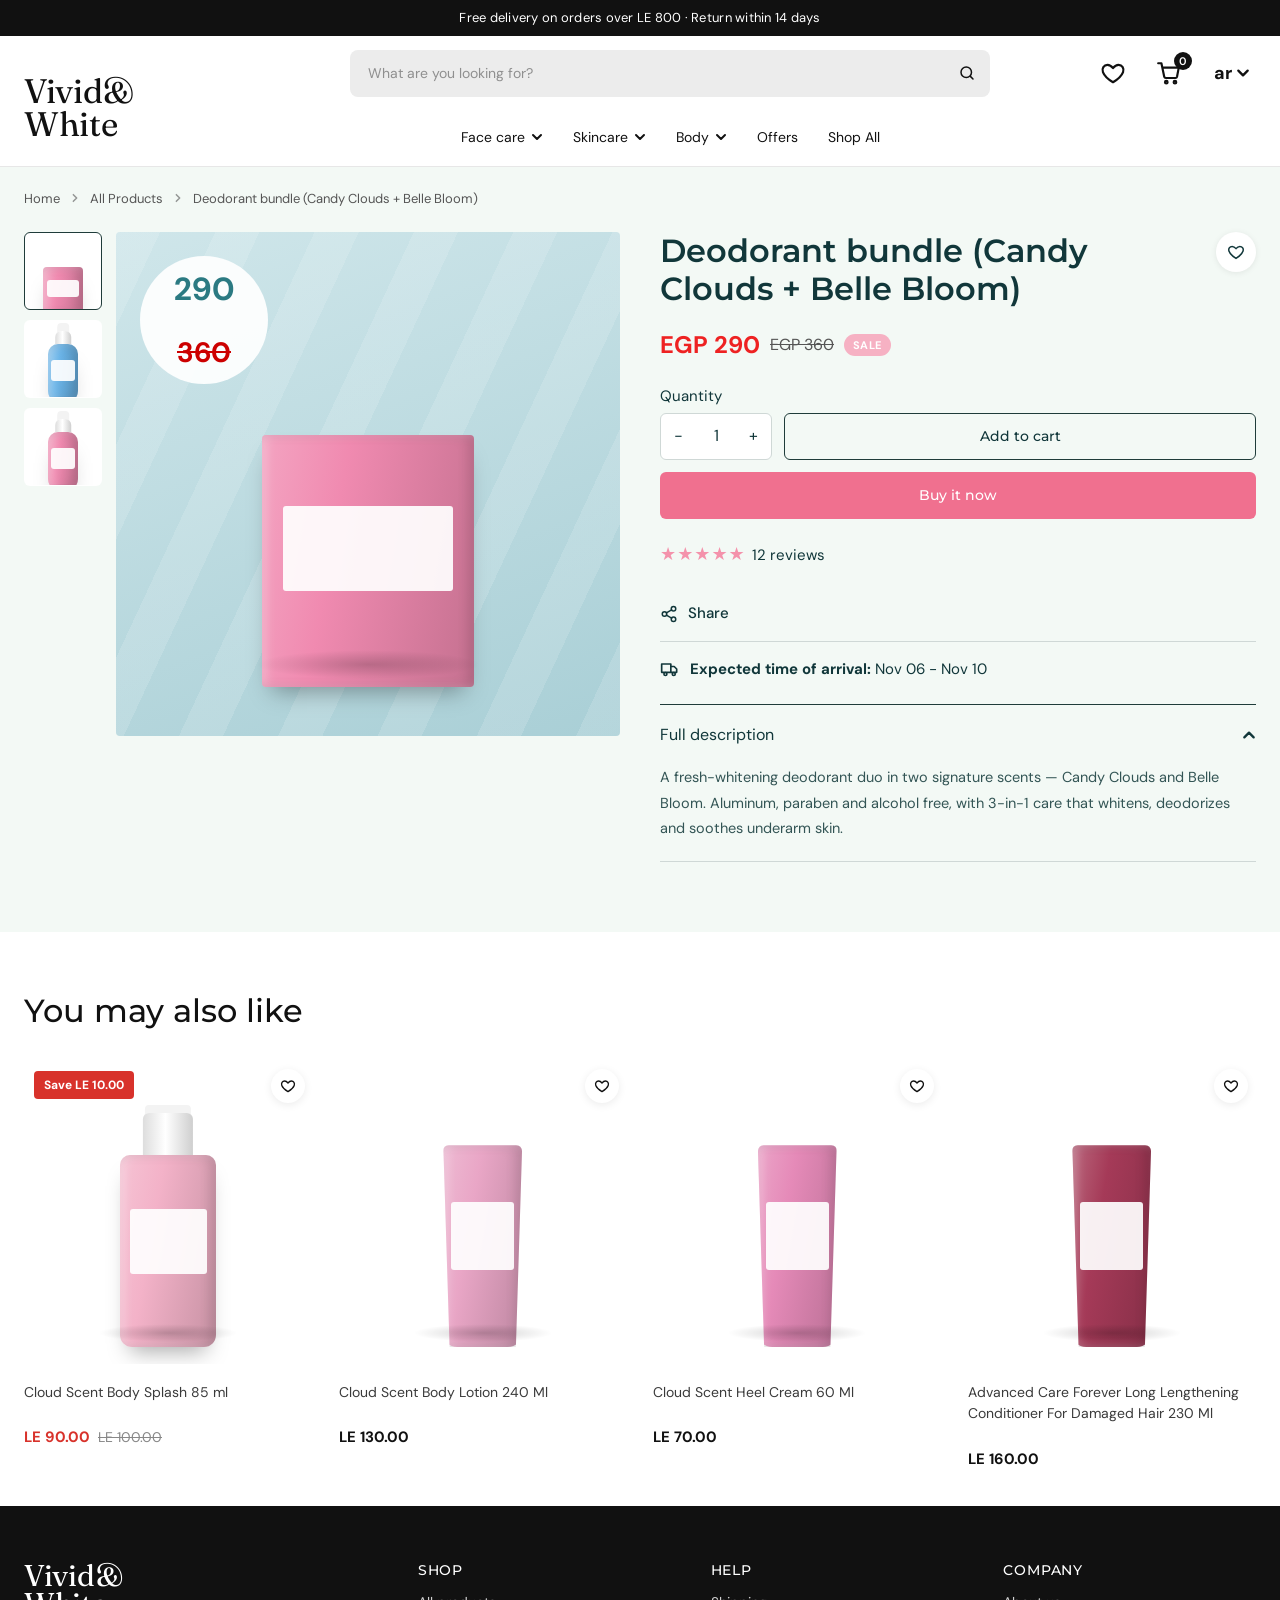
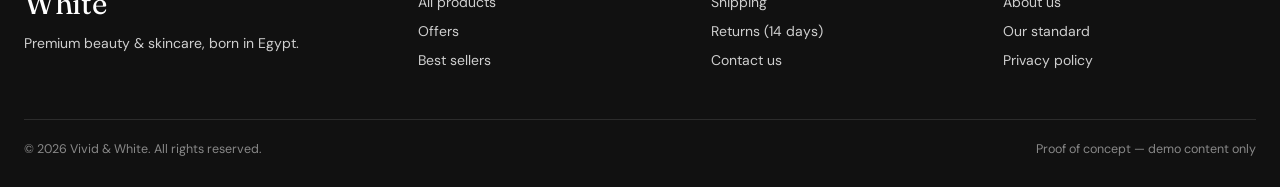
<file: product.html>
<!doctype html>
<html lang="en" dir="ltr">
<head>
<meta charset="utf-8">
<meta name="viewport" content="width=device-width, initial-scale=1">
<title>Deodorant bundle — Vivid &amp; White</title>
<meta name="description" content="Vivid &amp; White — premium beauty and skincare.">
<link rel="stylesheet" href="assets/style.css">
</head>
<body>
<div class="announce">Free delivery on orders over LE 800 · Return within 14 days</div>
<header class="site-header">
  <div class="container header-inner">
    <button class="icon-btn menu-btn" type="button" aria-label="Open menu" aria-controls="drawer" aria-expanded="false"><svg viewBox="0 0 24 24" fill="none" stroke="currentColor" stroke-width="2" stroke-linecap="round" aria-hidden="true"><path d="M3 6h18M3 12h18M3 18h18"/></svg></button>
    <a class="logo" href="index.html" aria-label="Vivid &amp; White — home"><span>Vivid&amp;</span><span>White</span></a>
    <form class="search" id="site-search" role="search" onsubmit="return false">
      <label class="sr-only" for="q">Search products</label>
      <input id="q" type="search" placeholder="What are you looking for?">
      <button type="submit" aria-label="Search"><svg viewBox="0 0 24 24" fill="none" stroke="currentColor" stroke-width="2" stroke-linecap="round" aria-hidden="true"><circle cx="11" cy="11" r="7"/><path d="m20 20-3.500-3.500"/></svg></button>
    </form>
    <div class="header-actions">
      <a class="icon-btn wl" href="#" aria-label="Wishlist"><svg viewBox="0 0 24 24" fill="none" stroke="currentColor" stroke-width="2" stroke-linejoin="round" aria-hidden="true"><path d="M12 20.5s-7.5-4.6-9.3-9.4C1.5 7.800 3.500 4.500 6.900 4.500c2 0 3.500 1 5.100 3 1.600-2 3.100-3 5.100-3 3.400 0 5.400 3.300 4.200 6.600-1.800 4.800-9.300 9.400-9.300 9.400z"/></svg><span class="badge-count" id="wish-count" hidden>0</span></a>
      <button class="icon-btn search-toggle" type="button" aria-label="Search" aria-controls="site-search" aria-expanded="false"><svg viewBox="0 0 24 24" fill="none" stroke="currentColor" stroke-width="2" stroke-linecap="round" aria-hidden="true"><circle cx="11" cy="11" r="7"/><path d="m20 20-3.500-3.500"/></svg></button>
      <a class="icon-btn" href="#" aria-label="Cart"><svg viewBox="0 0 24 24" fill="none" stroke="currentColor" stroke-width="2" stroke-linecap="round" stroke-linejoin="round" aria-hidden="true"><path d="M2 3h3l2.600 12.400a1.500 1.500 0 0 0 1.500 1.200h8.800a1.500 1.500 0 0 0 1.500-1.100L21 7H6"/><circle cx="9.500" cy="20.500" r="1.200"/><circle cx="17.500" cy="20.500" r="1.200"/></svg><span class="badge-count" id="cart-count">0</span></a>
      <button class="lang" type="button" aria-label="Change language">ar <svg viewBox="0 0 12 12" fill="none" stroke="currentColor" stroke-width="2" stroke-linecap="round" stroke-linejoin="round" aria-hidden="true"><path d="m2 4 4 4 4-4"/></svg></button>
    </div>
    <nav class="main-nav" aria-label="Main">
      <ul>
        <li><button type="button" class="">Face care <svg viewBox="0 0 12 12" fill="none" stroke="currentColor" stroke-width="2" stroke-linecap="round" stroke-linejoin="round" aria-hidden="true"><path d="m2 4 4 4 4-4"/></svg></button></li>
        <li><button type="button">Skincare <svg viewBox="0 0 12 12" fill="none" stroke="currentColor" stroke-width="2" stroke-linecap="round" stroke-linejoin="round" aria-hidden="true"><path d="m2 4 4 4 4-4"/></svg></button></li>
        <li><button type="button">Body <svg viewBox="0 0 12 12" fill="none" stroke="currentColor" stroke-width="2" stroke-linecap="round" stroke-linejoin="round" aria-hidden="true"><path d="m2 4 4 4 4-4"/></svg></button></li>
        <li><a href="shop.html">Offers</a></li>
        <li><a href="shop.html" class="">Shop All</a></li>
      </ul>
    </nav>
  </div>
</header>
<div class="drawer-overlay" hidden></div>
<aside class="drawer" id="drawer" aria-label="Menu" inert>
  <div class="d-top">
    <button class="icon-btn" type="button" data-close aria-label="Close menu"><svg viewBox="0 0 24 24" fill="none" stroke="currentColor" stroke-width="2.200" stroke-linecap="round" aria-hidden="true"><path d="M5 5l14 14M19 5 5 19"/></svg></button>
    <a class="logo" href="index.html" aria-label="Vivid &amp; White — home"><span>Vivid&amp;</span><span>White</span></a>
    <div class="d-top-actions">
      <button class="icon-btn" type="button" data-open-search aria-label="Search"><svg viewBox="0 0 24 24" fill="none" stroke="currentColor" stroke-width="2" stroke-linecap="round" aria-hidden="true"><circle cx="11" cy="11" r="7"/><path d="m20 20-3.500-3.500"/></svg></button>
      <a class="icon-btn" href="#" aria-label="Cart"><svg viewBox="0 0 24 24" fill="none" stroke="currentColor" stroke-width="2" stroke-linecap="round" stroke-linejoin="round" aria-hidden="true"><path d="M2 3h3l2.600 12.400a1.500 1.500 0 0 0 1.500 1.200h8.800a1.500 1.500 0 0 0 1.500-1.100L21 7H6"/><circle cx="9.500" cy="20.500" r="1.200"/><circle cx="17.500" cy="20.500" r="1.200"/></svg></a>
    </div>
  </div>
  <nav aria-label="Mobile">
    <ul class="d-nav">
      <li><button class="d-acc" type="button" aria-expanded="false" aria-controls="sub-face">Face care<svg viewBox="0 0 12 12" fill="none" stroke="currentColor" stroke-width="1.800" stroke-linecap="round" stroke-linejoin="round" aria-hidden="true"><path d="m4 2 4 4-4 4"/></svg></button><ul class="d-sub" id="sub-face" hidden><li><a href="shop.html">Serums</a></li><li><a href="shop.html">Cleansers + Toners</a></li><li><a href="shop.html">Creams + Moisturizers</a></li><li><a href="shop.html">Eye Contour</a></li></ul></li>
      <li><button class="d-acc" type="button" aria-expanded="false" aria-controls="sub-skin">Skincare<svg viewBox="0 0 12 12" fill="none" stroke="currentColor" stroke-width="1.800" stroke-linecap="round" stroke-linejoin="round" aria-hidden="true"><path d="m4 2 4 4-4 4"/></svg></button><ul class="d-sub" id="sub-skin" hidden><li><a href="shop.html">Sun Care</a></li><li><a href="shop.html">Lip Balms</a></li><li><a href="shop.html">Intimate Care</a></li></ul></li>
      <li><button class="d-acc" type="button" aria-expanded="false" aria-controls="sub-body">Body<svg viewBox="0 0 12 12" fill="none" stroke="currentColor" stroke-width="1.800" stroke-linecap="round" stroke-linejoin="round" aria-hidden="true"><path d="m4 2 4 4-4 4"/></svg></button><ul class="d-sub" id="sub-body" hidden><li><a href="shop.html">Body Lotion</a></li><li><a href="shop.html">Body Splash</a></li><li><a href="shop.html">Deodorants</a></li></ul></li>
      <li><a href="shop.html">Offers</a></li>
      <li><a href="shop.html">Shop All</a></li>
    </ul>
  </nav>
  <div class="d-foot">
    <a class="d-link" href="#"><svg viewBox="0 0 24 24" fill="none" stroke="currentColor" stroke-width="2" stroke-linecap="round" aria-hidden="true"><circle cx="12" cy="8" r="4"/><path d="M4 21c0-4.400 3.600-7 8-7s8 2.600 8 7"/></svg>Sign in / Register</a>
    <div class="d-pref">
      <button type="button" class="d-chip"><span class="flag" aria-hidden="true"></span>Egypt (EGP ج.م)<i class="up"><svg viewBox="0 0 12 12" fill="none" stroke="currentColor" stroke-width="2" stroke-linecap="round" stroke-linejoin="round" aria-hidden="true"><path d="m2 4 4 4 4-4"/></svg></i></button>
      <button type="button" class="d-chip">English<i class="up"><svg viewBox="0 0 12 12" fill="none" stroke="currentColor" stroke-width="2" stroke-linecap="round" stroke-linejoin="round" aria-hidden="true"><path d="m2 4 4 4 4-4"/></svg></i></button>
    </div>
    <div class="d-social">
      <a href="#" aria-label="Facebook"><svg viewBox="0 0 24 24" fill="currentColor" aria-hidden="true"><path d="M13.500 21v-8h2.700l.4-3.200h-3.100V7.900c0-.9.300-1.500 1.600-1.500h1.700V3.500c-.3 0-1.300-.1-2.400-.1-2.400 0-4 1.500-4 4.100v2.300H7.700V13h2.700v8z"/></svg></a>
      <a href="#" aria-label="Instagram"><svg viewBox="0 0 24 24" fill="none" stroke="currentColor" stroke-width="2" aria-hidden="true"><rect x="3.500" y="3.500" width="17" height="17" rx="5"/><circle cx="12" cy="12" r="4"/><circle cx="17.200" cy="6.800" r=".8" fill="currentColor"/></svg></a>
      <a href="#" aria-label="TikTok"><svg viewBox="0 0 24 24" fill="none" stroke="currentColor" stroke-width="2.200" stroke-linecap="round" stroke-linejoin="round" aria-hidden="true"><path d="M14 3v11.500a3.800 3.800 0 1 1-3.800-3.800M14 3c.3 2.600 2 4.200 4.600 4.400"/></svg></a>
    </div>
  </div>
</aside>
<main>
<div class="pdp-wrap">
  <div class="container">
    <nav class="crumbs" aria-label="Breadcrumb"><a href="index.html">Home</a><svg viewBox="0 0 12 12" fill="none" stroke="currentColor" stroke-width="1.800" stroke-linecap="round" stroke-linejoin="round" aria-hidden="true"><path d="m4 2 4 4-4 4"/></svg><a href="shop.html">All Products</a><svg viewBox="0 0 12 12" fill="none" stroke="currentColor" stroke-width="1.800" stroke-linecap="round" stroke-linejoin="round" aria-hidden="true"><path d="m4 2 4 4-4 4"/></svg><span>Deodorant bundle (Candy Clouds + Belle Bloom)</span></nav>
    <div class="pdp">
      <div class="gallery">
        <div class="thumbs">
          <button class="on" type="button" aria-label="View image 1"><div class="art box" style="--c:#f08ab0;" aria-hidden="true"><div class="body"></div><div class="shadow"></div></div></button>
          <button type="button" aria-label="View image 2"><div class="art bottle" style="--c:#6ab4e8;" aria-hidden="true"><div class="body"></div><div class="shadow"></div></div></button>
          <button type="button" aria-label="View image 3"><div class="art bottle" style="--c:#f08ab0;" aria-hidden="true"><div class="body"></div><div class="shadow"></div></div></button>
        </div>
        <div class="stage-img">
          <div class="offer"><span>290</span><s>360</s></div>
          <div class="art box" style="--c:#f08ab0;" aria-hidden="true"><div class="body"></div><div class="shadow"></div></div>
        </div>
      </div>
      <div class="info">
        <button class="wish" type="button" aria-label="Add to wishlist" aria-pressed="false"><svg viewBox="0 0 24 24" fill="none" stroke="currentColor" stroke-width="2" stroke-linejoin="round" aria-hidden="true"><path d="M12 20.5s-7.5-4.6-9.3-9.4C1.5 7.800 3.500 4.500 6.900 4.500c2 0 3.500 1 5.100 3 1.600-2 3.100-3 5.100-3 3.400 0 5.400 3.300 4.200 6.600-1.800 4.800-9.300 9.400-9.300 9.400z"/></svg></button>
        <h1>Deodorant bundle (Candy Clouds + Belle Bloom)</h1>
        <p class="pdp-price"><span class="now price">EGP 290</span><s>EGP 360</s><span class="sale">SALE</span></p>
        <p class="qty-label">Quantity</p>
        <div class="qty-row">
          <div class="qty"><button type="button" data-qty="-1" aria-label="Decrease quantity">−</button><span id="qty-val" aria-live="polite">1</span><button type="button" data-qty="1" aria-label="Increase quantity">+</button></div>
          <button class="btn btn-outline" type="button" data-add="1">Add to cart</button>
        </div>
        <button class="btn btn-pink" type="button" data-add="1">Buy it now</button>
        <p class="reviews-line"><span class="stars-pink" aria-label="5 out of 5 stars">★★★★★</span>12 reviews</p>
        <div class="mini-row"><svg viewBox="0 0 24 24" fill="none" stroke="currentColor" stroke-width="2" stroke-linecap="round" stroke-linejoin="round" aria-hidden="true"><circle cx="18" cy="5" r="3"/><circle cx="6" cy="12" r="3"/><circle cx="18" cy="19" r="3"/><path d="m8.500 10.500 7-4M8.500 13.500l7 4"/></svg><strong style="font-weight:500">Share</strong></div>
        <div class="eta"><svg viewBox="0 0 24 24" fill="none" stroke="currentColor" stroke-width="2" stroke-linecap="round" stroke-linejoin="round" aria-hidden="true"><path d="M2 6h11v10H2zM13 9h4l3 3v4h-7"/><circle cx="6.500" cy="18" r="1.800"/><circle cx="16.500" cy="18" r="1.800"/></svg><span><strong>Expected time of arrival:</strong> Nov 06 - Nov 10</span></div>
        <details class="acc" open>
          <summary>Full description <svg viewBox="0 0 12 12" fill="none" stroke="currentColor" stroke-width="2" stroke-linecap="round" stroke-linejoin="round" aria-hidden="true"><path d="m2 4 4 4 4-4"/></svg></summary>
          <div class="acc-body">A fresh-whitening deodorant duo in two signature scents — Candy Clouds and Belle Bloom. Aluminum, paraben and alcohol free, with 3-in-1 care that whitens, deodorizes and soothes underarm skin.</div>
        </details>
      </div>
    </div>
  </div>
</div>
<section class="container related">
  <h2>You may also like</h2>
  <ul class="grid grid-4">
<li class="card">
  <span class="tag">Save LE 10.00</span>
  <button class="fav" type="button" aria-label="Add Cloud Scent Body Splash 85 ml to wishlist" aria-pressed="false"><svg viewBox="0 0 24 24" fill="none" stroke="currentColor" stroke-width="2" stroke-linejoin="round" aria-hidden="true"><path d="M12 20.5s-7.5-4.6-9.3-9.4C1.5 7.800 3.500 4.500 6.900 4.500c2 0 3.500 1 5.100 3 1.600-2 3.100-3 5.100-3 3.400 0 5.400 3.300 4.200 6.600-1.800 4.800-9.300 9.400-9.300 9.400z"/></svg></button>
  <a class="media" href="product.html" aria-label="Cloud Scent Body Splash 85 ml"><div class="art bottle" style="--c:#f3b2c8;" aria-hidden="true"><div class="body"></div><div class="shadow"></div></div></a>
  <h3><a href="product.html">Cloud Scent Body Splash 85 ml</a></h3>
  <p class="price"><span class="now">LE 90.00</span><s>LE 100.00</s></p>
</li>
<li class="card">
  
  <button class="fav" type="button" aria-label="Add Cloud Scent Body Lotion 240 Ml to wishlist" aria-pressed="false"><svg viewBox="0 0 24 24" fill="none" stroke="currentColor" stroke-width="2" stroke-linejoin="round" aria-hidden="true"><path d="M12 20.5s-7.5-4.6-9.3-9.4C1.5 7.800 3.500 4.500 6.900 4.500c2 0 3.500 1 5.100 3 1.600-2 3.100-3 5.100-3 3.400 0 5.400 3.300 4.200 6.600-1.800 4.800-9.300 9.400-9.300 9.400z"/></svg></button>
  <a class="media" href="product.html" aria-label="Cloud Scent Body Lotion 240 Ml"><div class="art tube" style="--c:#e9a6c6;" aria-hidden="true"><div class="body"></div><div class="shadow"></div></div></a>
  <h3><a href="product.html">Cloud Scent Body Lotion 240 Ml</a></h3>
  <p class="price">LE 130.00</p>
</li>
<li class="card">
  
  <button class="fav" type="button" aria-label="Add Cloud Scent Heel Cream 60 Ml to wishlist" aria-pressed="false"><svg viewBox="0 0 24 24" fill="none" stroke="currentColor" stroke-width="2" stroke-linejoin="round" aria-hidden="true"><path d="M12 20.5s-7.5-4.6-9.3-9.4C1.5 7.800 3.500 4.500 6.900 4.500c2 0 3.500 1 5.100 3 1.600-2 3.100-3 5.100-3 3.400 0 5.400 3.300 4.200 6.600-1.800 4.800-9.300 9.400-9.300 9.400z"/></svg></button>
  <a class="media" href="product.html" aria-label="Cloud Scent Heel Cream 60 Ml"><div class="art tube" style="--c:#e58ab8;" aria-hidden="true"><div class="body"></div><div class="shadow"></div></div></a>
  <h3><a href="product.html">Cloud Scent Heel Cream 60 Ml</a></h3>
  <p class="price">LE 70.00</p>
</li>
<li class="card">
  
  <button class="fav" type="button" aria-label="Add Advanced Care Forever Long Lengthening Conditioner For Damaged Hair 230 Ml to wishlist" aria-pressed="false"><svg viewBox="0 0 24 24" fill="none" stroke="currentColor" stroke-width="2" stroke-linejoin="round" aria-hidden="true"><path d="M12 20.5s-7.5-4.6-9.3-9.4C1.5 7.800 3.500 4.500 6.900 4.500c2 0 3.500 1 5.100 3 1.600-2 3.100-3 5.100-3 3.400 0 5.400 3.300 4.200 6.600-1.800 4.800-9.300 9.400-9.300 9.400z"/></svg></button>
  <a class="media" href="product.html" aria-label="Advanced Care Forever Long Lengthening Conditioner For Damaged Hair 230 Ml"><div class="art tube" style="--c:#a53a58;" aria-hidden="true"><div class="body"></div><div class="shadow"></div></div></a>
  <h3><a href="product.html">Advanced Care Forever Long Lengthening Conditioner For Damaged Hair 230 Ml</a></h3>
  <p class="price">LE 160.00</p>
</li>
  </ul>
</section>
</main>
<footer class="site-footer">
  <div class="container">
    <div class="footer-grid">
      <div>
        <a class="logo" href="index.html"><span>Vivid&amp;</span><span>White</span></a>
        <p>Premium beauty &amp; skincare, born in Egypt.</p>
      </div>
      <div><h4>Shop</h4><ul><li><a href="shop.html">All products</a></li><li><a href="shop.html">Offers</a></li><li><a href="shop.html">Best sellers</a></li></ul></div>
      <div><h4>Help</h4><ul><li><a href="#">Shipping</a></li><li><a href="#">Returns (14 days)</a></li><li><a href="#">Contact us</a></li></ul></div>
      <div><h4>Company</h4><ul><li><a href="#">About us</a></li><li><a href="#">Our standard</a></li><li><a href="#">Privacy policy</a></li></ul></div>
    </div>
    <div class="copyright"><span>© 2026 Vivid &amp; White. All rights reserved.</span><span>Proof of concept — demo content only</span></div>
  </div>
</footer>
<button class="to-top" type="button" aria-label="Back to top"><svg viewBox="0 0 24 24" fill="none" stroke="currentColor" stroke-width="2.500" stroke-linecap="round" stroke-linejoin="round" aria-hidden="true"><path d="M12 20V4M5 11l7-7 7 7"/></svg></button>
<script src="assets/script.js"></script>
</body>
</html>
</file>
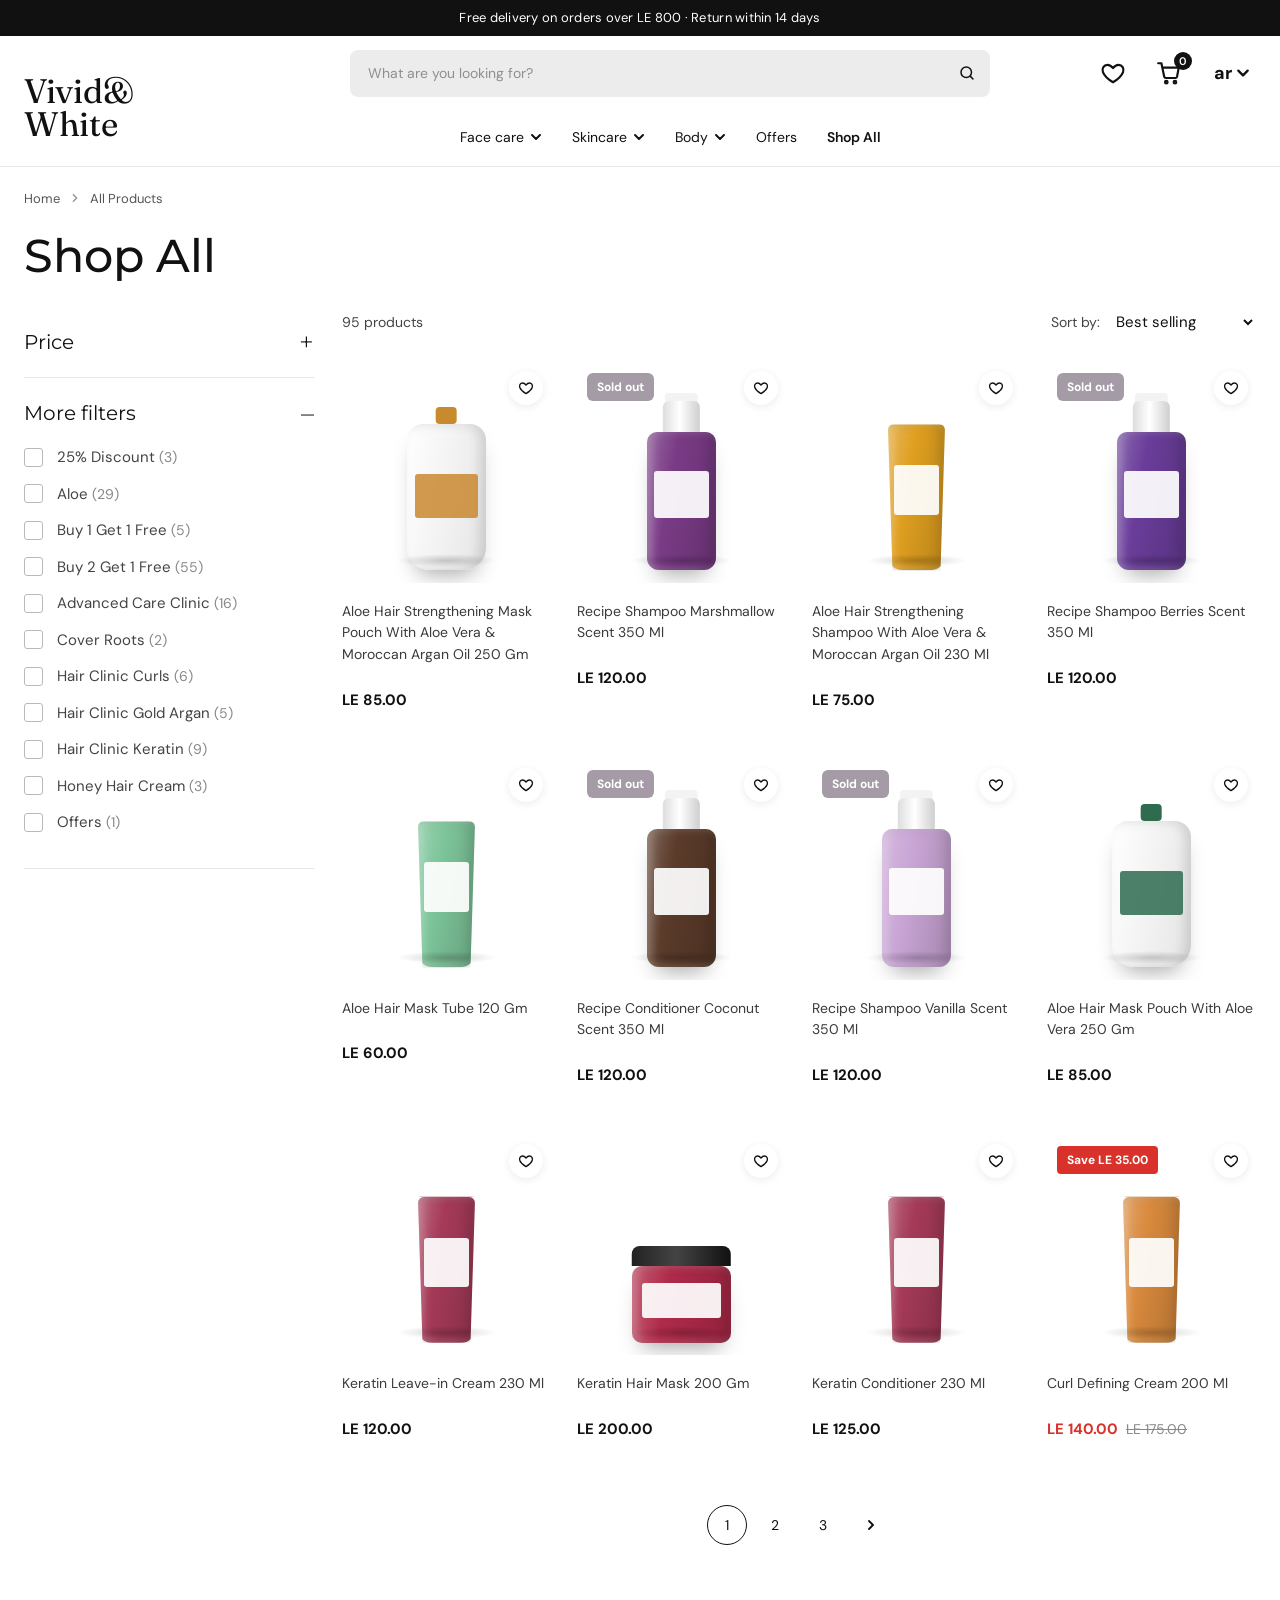
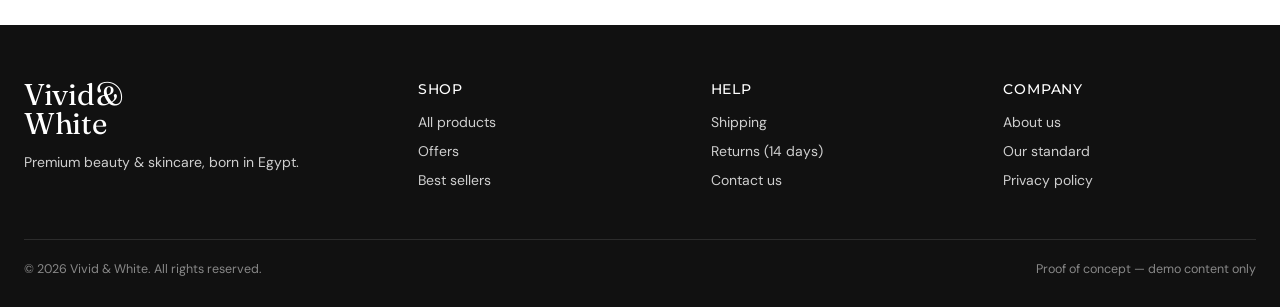
<file: shop.html>
<!doctype html>
<html lang="en" dir="ltr">
<head>
<meta charset="utf-8">
<meta name="viewport" content="width=device-width, initial-scale=1">
<title>Shop All — Vivid &amp; White</title>
<meta name="description" content="Vivid &amp; White — premium beauty and skincare.">
<link rel="stylesheet" href="assets/style.css">
</head>
<body>
<div class="announce">Free delivery on orders over LE 800 · Return within 14 days</div>
<header class="site-header">
  <div class="container header-inner">
    <button class="icon-btn menu-btn" type="button" aria-label="Open menu" aria-controls="drawer" aria-expanded="false"><svg viewBox="0 0 24 24" fill="none" stroke="currentColor" stroke-width="2" stroke-linecap="round" aria-hidden="true"><path d="M3 6h18M3 12h18M3 18h18"/></svg></button>
    <a class="logo" href="index.html" aria-label="Vivid &amp; White — home"><span>Vivid&amp;</span><span>White</span></a>
    <form class="search" id="site-search" role="search" onsubmit="return false">
      <label class="sr-only" for="q">Search products</label>
      <input id="q" type="search" placeholder="What are you looking for?">
      <button type="submit" aria-label="Search"><svg viewBox="0 0 24 24" fill="none" stroke="currentColor" stroke-width="2" stroke-linecap="round" aria-hidden="true"><circle cx="11" cy="11" r="7"/><path d="m20 20-3.500-3.500"/></svg></button>
    </form>
    <div class="header-actions">
      <a class="icon-btn wl" href="#" aria-label="Wishlist"><svg viewBox="0 0 24 24" fill="none" stroke="currentColor" stroke-width="2" stroke-linejoin="round" aria-hidden="true"><path d="M12 20.5s-7.5-4.6-9.3-9.4C1.5 7.800 3.500 4.500 6.900 4.500c2 0 3.500 1 5.100 3 1.600-2 3.100-3 5.100-3 3.400 0 5.400 3.300 4.200 6.600-1.800 4.800-9.300 9.400-9.300 9.400z"/></svg><span class="badge-count" id="wish-count" hidden>0</span></a>
      <button class="icon-btn search-toggle" type="button" aria-label="Search" aria-controls="site-search" aria-expanded="false"><svg viewBox="0 0 24 24" fill="none" stroke="currentColor" stroke-width="2" stroke-linecap="round" aria-hidden="true"><circle cx="11" cy="11" r="7"/><path d="m20 20-3.500-3.500"/></svg></button>
      <a class="icon-btn" href="#" aria-label="Cart"><svg viewBox="0 0 24 24" fill="none" stroke="currentColor" stroke-width="2" stroke-linecap="round" stroke-linejoin="round" aria-hidden="true"><path d="M2 3h3l2.600 12.400a1.500 1.500 0 0 0 1.500 1.200h8.800a1.500 1.500 0 0 0 1.500-1.100L21 7H6"/><circle cx="9.500" cy="20.500" r="1.200"/><circle cx="17.500" cy="20.500" r="1.200"/></svg><span class="badge-count" id="cart-count">0</span></a>
      <button class="lang" type="button" aria-label="Change language">ar <svg viewBox="0 0 12 12" fill="none" stroke="currentColor" stroke-width="2" stroke-linecap="round" stroke-linejoin="round" aria-hidden="true"><path d="m2 4 4 4 4-4"/></svg></button>
    </div>
    <nav class="main-nav" aria-label="Main">
      <ul>
        <li><button type="button" class="">Face care <svg viewBox="0 0 12 12" fill="none" stroke="currentColor" stroke-width="2" stroke-linecap="round" stroke-linejoin="round" aria-hidden="true"><path d="m2 4 4 4 4-4"/></svg></button></li>
        <li><button type="button">Skincare <svg viewBox="0 0 12 12" fill="none" stroke="currentColor" stroke-width="2" stroke-linecap="round" stroke-linejoin="round" aria-hidden="true"><path d="m2 4 4 4 4-4"/></svg></button></li>
        <li><button type="button">Body <svg viewBox="0 0 12 12" fill="none" stroke="currentColor" stroke-width="2" stroke-linecap="round" stroke-linejoin="round" aria-hidden="true"><path d="m2 4 4 4 4-4"/></svg></button></li>
        <li><a href="shop.html">Offers</a></li>
        <li><a href="shop.html" class="active">Shop All</a></li>
      </ul>
    </nav>
  </div>
</header>
<div class="drawer-overlay" hidden></div>
<aside class="drawer" id="drawer" aria-label="Menu" inert>
  <div class="d-top">
    <button class="icon-btn" type="button" data-close aria-label="Close menu"><svg viewBox="0 0 24 24" fill="none" stroke="currentColor" stroke-width="2.200" stroke-linecap="round" aria-hidden="true"><path d="M5 5l14 14M19 5 5 19"/></svg></button>
    <a class="logo" href="index.html" aria-label="Vivid &amp; White — home"><span>Vivid&amp;</span><span>White</span></a>
    <div class="d-top-actions">
      <button class="icon-btn" type="button" data-open-search aria-label="Search"><svg viewBox="0 0 24 24" fill="none" stroke="currentColor" stroke-width="2" stroke-linecap="round" aria-hidden="true"><circle cx="11" cy="11" r="7"/><path d="m20 20-3.500-3.500"/></svg></button>
      <a class="icon-btn" href="#" aria-label="Cart"><svg viewBox="0 0 24 24" fill="none" stroke="currentColor" stroke-width="2" stroke-linecap="round" stroke-linejoin="round" aria-hidden="true"><path d="M2 3h3l2.600 12.400a1.500 1.500 0 0 0 1.500 1.200h8.800a1.500 1.500 0 0 0 1.500-1.100L21 7H6"/><circle cx="9.500" cy="20.500" r="1.200"/><circle cx="17.500" cy="20.500" r="1.200"/></svg></a>
    </div>
  </div>
  <nav aria-label="Mobile">
    <ul class="d-nav">
      <li><button class="d-acc" type="button" aria-expanded="false" aria-controls="sub-face">Face care<svg viewBox="0 0 12 12" fill="none" stroke="currentColor" stroke-width="1.800" stroke-linecap="round" stroke-linejoin="round" aria-hidden="true"><path d="m4 2 4 4-4 4"/></svg></button><ul class="d-sub" id="sub-face" hidden><li><a href="shop.html">Serums</a></li><li><a href="shop.html">Cleansers + Toners</a></li><li><a href="shop.html">Creams + Moisturizers</a></li><li><a href="shop.html">Eye Contour</a></li></ul></li>
      <li><button class="d-acc" type="button" aria-expanded="false" aria-controls="sub-skin">Skincare<svg viewBox="0 0 12 12" fill="none" stroke="currentColor" stroke-width="1.800" stroke-linecap="round" stroke-linejoin="round" aria-hidden="true"><path d="m4 2 4 4-4 4"/></svg></button><ul class="d-sub" id="sub-skin" hidden><li><a href="shop.html">Sun Care</a></li><li><a href="shop.html">Lip Balms</a></li><li><a href="shop.html">Intimate Care</a></li></ul></li>
      <li><button class="d-acc" type="button" aria-expanded="false" aria-controls="sub-body">Body<svg viewBox="0 0 12 12" fill="none" stroke="currentColor" stroke-width="1.800" stroke-linecap="round" stroke-linejoin="round" aria-hidden="true"><path d="m4 2 4 4-4 4"/></svg></button><ul class="d-sub" id="sub-body" hidden><li><a href="shop.html">Body Lotion</a></li><li><a href="shop.html">Body Splash</a></li><li><a href="shop.html">Deodorants</a></li></ul></li>
      <li><a href="shop.html">Offers</a></li>
      <li><a href="shop.html">Shop All</a></li>
    </ul>
  </nav>
  <div class="d-foot">
    <a class="d-link" href="#"><svg viewBox="0 0 24 24" fill="none" stroke="currentColor" stroke-width="2" stroke-linecap="round" aria-hidden="true"><circle cx="12" cy="8" r="4"/><path d="M4 21c0-4.400 3.600-7 8-7s8 2.600 8 7"/></svg>Sign in / Register</a>
    <div class="d-pref">
      <button type="button" class="d-chip"><span class="flag" aria-hidden="true"></span>Egypt (EGP ج.م)<i class="up"><svg viewBox="0 0 12 12" fill="none" stroke="currentColor" stroke-width="2" stroke-linecap="round" stroke-linejoin="round" aria-hidden="true"><path d="m2 4 4 4 4-4"/></svg></i></button>
      <button type="button" class="d-chip">English<i class="up"><svg viewBox="0 0 12 12" fill="none" stroke="currentColor" stroke-width="2" stroke-linecap="round" stroke-linejoin="round" aria-hidden="true"><path d="m2 4 4 4 4-4"/></svg></i></button>
    </div>
    <div class="d-social">
      <a href="#" aria-label="Facebook"><svg viewBox="0 0 24 24" fill="currentColor" aria-hidden="true"><path d="M13.500 21v-8h2.700l.4-3.200h-3.100V7.900c0-.9.300-1.500 1.600-1.500h1.700V3.500c-.3 0-1.300-.1-2.400-.1-2.400 0-4 1.500-4 4.100v2.300H7.700V13h2.700v8z"/></svg></a>
      <a href="#" aria-label="Instagram"><svg viewBox="0 0 24 24" fill="none" stroke="currentColor" stroke-width="2" aria-hidden="true"><rect x="3.500" y="3.500" width="17" height="17" rx="5"/><circle cx="12" cy="12" r="4"/><circle cx="17.200" cy="6.800" r=".8" fill="currentColor"/></svg></a>
      <a href="#" aria-label="TikTok"><svg viewBox="0 0 24 24" fill="none" stroke="currentColor" stroke-width="2.200" stroke-linecap="round" stroke-linejoin="round" aria-hidden="true"><path d="M14 3v11.500a3.800 3.800 0 1 1-3.800-3.800M14 3c.3 2.600 2 4.200 4.600 4.400"/></svg></a>
    </div>
  </div>
</aside>
<main class="container">
  <nav class="crumbs" aria-label="Breadcrumb"><a href="index.html">Home</a><svg viewBox="0 0 12 12" fill="none" stroke="currentColor" stroke-width="1.800" stroke-linecap="round" stroke-linejoin="round" aria-hidden="true"><path d="m4 2 4 4-4 4"/></svg><span>All Products</span></nav>
  <h1 class="page-title">Shop All</h1>
  <div class="shop">
    <aside class="filters" aria-label="Filters">
      <details class="f-group"><summary>Price</summary>
        <div class="price-range"><input type="number" placeholder="From" aria-label="Minimum price"><input type="number" placeholder="To" aria-label="Maximum price"></div>
      </details>
      <details class="f-group" open><summary>More filters</summary>
        <ul><li><label class="check"><input type="checkbox"><span>25% Discount <small>(3)</small></span></label></li><li><label class="check"><input type="checkbox"><span>Aloe <small>(29)</small></span></label></li><li><label class="check"><input type="checkbox"><span>Buy 1 Get 1 Free <small>(5)</small></span></label></li><li><label class="check"><input type="checkbox"><span>Buy 2 Get 1 Free <small>(55)</small></span></label></li><li><label class="check"><input type="checkbox"><span>Advanced Care Clinic <small>(16)</small></span></label></li><li><label class="check"><input type="checkbox"><span>Cover Roots <small>(2)</small></span></label></li><li><label class="check"><input type="checkbox"><span>Hair Clinic Curls <small>(6)</small></span></label></li><li><label class="check"><input type="checkbox"><span>Hair Clinic Gold Argan <small>(5)</small></span></label></li><li><label class="check"><input type="checkbox"><span>Hair Clinic Keratin <small>(9)</small></span></label></li><li><label class="check"><input type="checkbox"><span>Honey Hair Cream <small>(3)</small></span></label></li><li><label class="check"><input type="checkbox"><span>Offers <small>(1)</small></span></label></li></ul>
      </details>
    </aside>
    <section aria-label="Products">
      <div class="toolbar">
        <button class="filter-toggle" type="button" aria-expanded="false">Filters</button>
        <span>95 products</span>
        <label class="sort">Sort by:
          <select><option>Best selling</option><option>Price, low to high</option><option>Price, high to low</option><option>Newest</option></select>
        </label>
      </div>
      <ul class="grid grid-4">
<li class="card">
  
  <button class="fav" type="button" aria-label="Add Aloe Hair Strengthening Mask Pouch With Aloe Vera &amp; Moroccan Argan Oil 250 Gm to wishlist" aria-pressed="false"><svg viewBox="0 0 24 24" fill="none" stroke="currentColor" stroke-width="2" stroke-linejoin="round" aria-hidden="true"><path d="M12 20.5s-7.5-4.6-9.3-9.4C1.5 7.800 3.500 4.500 6.900 4.500c2 0 3.500 1 5.100 3 1.600-2 3.100-3 5.100-3 3.400 0 5.400 3.300 4.200 6.600-1.800 4.800-9.300 9.400-9.300 9.400z"/></svg></button>
  <a class="media" href="product.html" aria-label="Aloe Hair Strengthening Mask Pouch With Aloe Vera &amp; Moroccan Argan Oil 250 Gm"><div class="art pouch" style="--c:#c9892f;" aria-hidden="true"><div class="body"></div><div class="shadow"></div></div></a>
  <h3><a href="product.html">Aloe Hair Strengthening Mask Pouch With Aloe Vera &amp; Moroccan Argan Oil 250 Gm</a></h3>
  <p class="price">LE 85.00</p>
</li>
<li class="card">
  <span class="tag soldout">Sold out</span>
  <button class="fav" type="button" aria-label="Add Recipe Shampoo Marshmallow Scent 350 Ml to wishlist" aria-pressed="false"><svg viewBox="0 0 24 24" fill="none" stroke="currentColor" stroke-width="2" stroke-linejoin="round" aria-hidden="true"><path d="M12 20.5s-7.5-4.6-9.3-9.4C1.5 7.800 3.500 4.500 6.900 4.500c2 0 3.500 1 5.100 3 1.600-2 3.100-3 5.100-3 3.400 0 5.400 3.300 4.200 6.600-1.800 4.800-9.300 9.400-9.300 9.400z"/></svg></button>
  <a class="media" href="product.html" aria-label="Recipe Shampoo Marshmallow Scent 350 Ml"><div class="art bottle" style="--c:#7a3b86;" aria-hidden="true"><div class="body"></div><div class="shadow"></div></div></a>
  <h3><a href="product.html">Recipe Shampoo Marshmallow Scent 350 Ml</a></h3>
  <p class="price">LE 120.00</p>
</li>
<li class="card">
  
  <button class="fav" type="button" aria-label="Add Aloe Hair Strengthening Shampoo With Aloe Vera &amp; Moroccan Argan Oil 230 Ml to wishlist" aria-pressed="false"><svg viewBox="0 0 24 24" fill="none" stroke="currentColor" stroke-width="2" stroke-linejoin="round" aria-hidden="true"><path d="M12 20.5s-7.5-4.6-9.3-9.4C1.5 7.800 3.500 4.500 6.900 4.500c2 0 3.500 1 5.100 3 1.600-2 3.100-3 5.100-3 3.400 0 5.400 3.300 4.200 6.600-1.800 4.800-9.300 9.400-9.300 9.400z"/></svg></button>
  <a class="media" href="product.html" aria-label="Aloe Hair Strengthening Shampoo With Aloe Vera &amp; Moroccan Argan Oil 230 Ml"><div class="art tube" style="--c:#e0a020;" aria-hidden="true"><div class="body"></div><div class="shadow"></div></div></a>
  <h3><a href="product.html">Aloe Hair Strengthening Shampoo With Aloe Vera &amp; Moroccan Argan Oil 230 Ml</a></h3>
  <p class="price">LE 75.00</p>
</li>
<li class="card">
  <span class="tag soldout">Sold out</span>
  <button class="fav" type="button" aria-label="Add Recipe Shampoo Berries Scent 350 Ml to wishlist" aria-pressed="false"><svg viewBox="0 0 24 24" fill="none" stroke="currentColor" stroke-width="2" stroke-linejoin="round" aria-hidden="true"><path d="M12 20.5s-7.5-4.6-9.3-9.4C1.5 7.800 3.500 4.500 6.900 4.500c2 0 3.500 1 5.100 3 1.600-2 3.100-3 5.100-3 3.400 0 5.400 3.300 4.200 6.600-1.800 4.800-9.300 9.400-9.300 9.400z"/></svg></button>
  <a class="media" href="product.html" aria-label="Recipe Shampoo Berries Scent 350 Ml"><div class="art bottle" style="--c:#6a3d9a;" aria-hidden="true"><div class="body"></div><div class="shadow"></div></div></a>
  <h3><a href="product.html">Recipe Shampoo Berries Scent 350 Ml</a></h3>
  <p class="price">LE 120.00</p>
</li>
<li class="card">
  
  <button class="fav" type="button" aria-label="Add Aloe Hair Mask Tube 120 Gm to wishlist" aria-pressed="false"><svg viewBox="0 0 24 24" fill="none" stroke="currentColor" stroke-width="2" stroke-linejoin="round" aria-hidden="true"><path d="M12 20.5s-7.5-4.6-9.3-9.4C1.5 7.800 3.500 4.500 6.900 4.500c2 0 3.500 1 5.100 3 1.600-2 3.100-3 5.100-3 3.400 0 5.400 3.300 4.200 6.600-1.800 4.800-9.300 9.400-9.300 9.400z"/></svg></button>
  <a class="media" href="product.html" aria-label="Aloe Hair Mask Tube 120 Gm"><div class="art tube" style="--c:#7dc59a;" aria-hidden="true"><div class="body"></div><div class="shadow"></div></div></a>
  <h3><a href="product.html">Aloe Hair Mask Tube 120 Gm</a></h3>
  <p class="price">LE 60.00</p>
</li>
<li class="card">
  <span class="tag soldout">Sold out</span>
  <button class="fav" type="button" aria-label="Add Recipe Conditioner Coconut Scent 350 Ml to wishlist" aria-pressed="false"><svg viewBox="0 0 24 24" fill="none" stroke="currentColor" stroke-width="2" stroke-linejoin="round" aria-hidden="true"><path d="M12 20.5s-7.5-4.6-9.3-9.4C1.5 7.800 3.500 4.500 6.900 4.500c2 0 3.500 1 5.100 3 1.600-2 3.100-3 5.100-3 3.400 0 5.400 3.300 4.200 6.600-1.800 4.800-9.300 9.400-9.300 9.400z"/></svg></button>
  <a class="media" href="product.html" aria-label="Recipe Conditioner Coconut Scent 350 Ml"><div class="art bottle" style="--c:#5b3b2a;" aria-hidden="true"><div class="body"></div><div class="shadow"></div></div></a>
  <h3><a href="product.html">Recipe Conditioner Coconut Scent 350 Ml</a></h3>
  <p class="price">LE 120.00</p>
</li>
<li class="card">
  <span class="tag soldout">Sold out</span>
  <button class="fav" type="button" aria-label="Add Recipe Shampoo Vanilla Scent 350 Ml to wishlist" aria-pressed="false"><svg viewBox="0 0 24 24" fill="none" stroke="currentColor" stroke-width="2" stroke-linejoin="round" aria-hidden="true"><path d="M12 20.5s-7.5-4.6-9.3-9.4C1.5 7.800 3.500 4.500 6.900 4.500c2 0 3.500 1 5.100 3 1.600-2 3.100-3 5.100-3 3.400 0 5.400 3.300 4.200 6.600-1.800 4.800-9.300 9.400-9.300 9.400z"/></svg></button>
  <a class="media" href="product.html" aria-label="Recipe Shampoo Vanilla Scent 350 Ml"><div class="art bottle" style="--c:#caa6d6;" aria-hidden="true"><div class="body"></div><div class="shadow"></div></div></a>
  <h3><a href="product.html">Recipe Shampoo Vanilla Scent 350 Ml</a></h3>
  <p class="price">LE 120.00</p>
</li>
<li class="card">
  
  <button class="fav" type="button" aria-label="Add Aloe Hair Mask Pouch With Aloe Vera 250 Gm to wishlist" aria-pressed="false"><svg viewBox="0 0 24 24" fill="none" stroke="currentColor" stroke-width="2" stroke-linejoin="round" aria-hidden="true"><path d="M12 20.5s-7.5-4.6-9.3-9.4C1.5 7.800 3.500 4.500 6.900 4.500c2 0 3.500 1 5.100 3 1.600-2 3.100-3 5.100-3 3.400 0 5.400 3.300 4.200 6.600-1.800 4.800-9.300 9.400-9.300 9.400z"/></svg></button>
  <a class="media" href="product.html" aria-label="Aloe Hair Mask Pouch With Aloe Vera 250 Gm"><div class="art pouch" style="--c:#2f6b4f;" aria-hidden="true"><div class="body"></div><div class="shadow"></div></div></a>
  <h3><a href="product.html">Aloe Hair Mask Pouch With Aloe Vera 250 Gm</a></h3>
  <p class="price">LE 85.00</p>
</li>
<li class="card">
  
  <button class="fav" type="button" aria-label="Add Keratin Leave-in Cream 230 Ml to wishlist" aria-pressed="false"><svg viewBox="0 0 24 24" fill="none" stroke="currentColor" stroke-width="2" stroke-linejoin="round" aria-hidden="true"><path d="M12 20.5s-7.5-4.6-9.3-9.4C1.5 7.800 3.500 4.500 6.900 4.500c2 0 3.500 1 5.100 3 1.600-2 3.100-3 5.100-3 3.400 0 5.400 3.300 4.200 6.600-1.800 4.800-9.300 9.400-9.300 9.400z"/></svg></button>
  <a class="media" href="product.html" aria-label="Keratin Leave-in Cream 230 Ml"><div class="art tube" style="--c:#a53a58;" aria-hidden="true"><div class="body"></div><div class="shadow"></div></div></a>
  <h3><a href="product.html">Keratin Leave-in Cream 230 Ml</a></h3>
  <p class="price">LE 120.00</p>
</li>
<li class="card">
  
  <button class="fav" type="button" aria-label="Add Keratin Hair Mask 200 Gm to wishlist" aria-pressed="false"><svg viewBox="0 0 24 24" fill="none" stroke="currentColor" stroke-width="2" stroke-linejoin="round" aria-hidden="true"><path d="M12 20.5s-7.5-4.6-9.3-9.4C1.5 7.800 3.500 4.500 6.900 4.500c2 0 3.500 1 5.100 3 1.600-2 3.100-3 5.100-3 3.400 0 5.400 3.300 4.200 6.600-1.800 4.800-9.300 9.400-9.300 9.400z"/></svg></button>
  <a class="media" href="product.html" aria-label="Keratin Hair Mask 200 Gm"><div class="art jar" style="--c:#b02a4a;" aria-hidden="true"><div class="body"></div><div class="shadow"></div></div></a>
  <h3><a href="product.html">Keratin Hair Mask 200 Gm</a></h3>
  <p class="price">LE 200.00</p>
</li>
<li class="card">
  
  <button class="fav" type="button" aria-label="Add Keratin Conditioner 230 Ml to wishlist" aria-pressed="false"><svg viewBox="0 0 24 24" fill="none" stroke="currentColor" stroke-width="2" stroke-linejoin="round" aria-hidden="true"><path d="M12 20.5s-7.5-4.6-9.3-9.4C1.5 7.800 3.500 4.500 6.900 4.500c2 0 3.500 1 5.100 3 1.600-2 3.100-3 5.100-3 3.400 0 5.400 3.300 4.200 6.600-1.800 4.800-9.300 9.400-9.300 9.400z"/></svg></button>
  <a class="media" href="product.html" aria-label="Keratin Conditioner 230 Ml"><div class="art tube" style="--c:#a53a58;" aria-hidden="true"><div class="body"></div><div class="shadow"></div></div></a>
  <h3><a href="product.html">Keratin Conditioner 230 Ml</a></h3>
  <p class="price">LE 125.00</p>
</li>
<li class="card">
  <span class="tag">Save LE 35.00</span>
  <button class="fav" type="button" aria-label="Add Curl Defining Cream 200 Ml to wishlist" aria-pressed="false"><svg viewBox="0 0 24 24" fill="none" stroke="currentColor" stroke-width="2" stroke-linejoin="round" aria-hidden="true"><path d="M12 20.5s-7.5-4.6-9.3-9.4C1.5 7.800 3.500 4.500 6.900 4.500c2 0 3.500 1 5.100 3 1.600-2 3.100-3 5.100-3 3.400 0 5.400 3.300 4.200 6.600-1.800 4.800-9.300 9.400-9.300 9.400z"/></svg></button>
  <a class="media" href="product.html" aria-label="Curl Defining Cream 200 Ml"><div class="art tube" style="--c:#d98a3d;" aria-hidden="true"><div class="body"></div><div class="shadow"></div></div></a>
  <h3><a href="product.html">Curl Defining Cream 200 Ml</a></h3>
  <p class="price"><span class="now">LE 140.00</span><s>LE 175.00</s></p>
</li>
      </ul>
      <nav class="pager" aria-label="Pagination"><a class="on" href="#" aria-current="page">1</a><a href="#">2</a><a href="#">3</a><a href="#" aria-label="Next page"><svg viewBox="0 0 12 12" fill="none" stroke="currentColor" stroke-width="1.800" stroke-linecap="round" stroke-linejoin="round" aria-hidden="true"><path d="m4 2 4 4-4 4"/></svg></a></nav>
    </section>
  </div>
</main>
<footer class="site-footer">
  <div class="container">
    <div class="footer-grid">
      <div>
        <a class="logo" href="index.html"><span>Vivid&amp;</span><span>White</span></a>
        <p>Premium beauty &amp; skincare, born in Egypt.</p>
      </div>
      <div><h4>Shop</h4><ul><li><a href="shop.html">All products</a></li><li><a href="shop.html">Offers</a></li><li><a href="shop.html">Best sellers</a></li></ul></div>
      <div><h4>Help</h4><ul><li><a href="#">Shipping</a></li><li><a href="#">Returns (14 days)</a></li><li><a href="#">Contact us</a></li></ul></div>
      <div><h4>Company</h4><ul><li><a href="#">About us</a></li><li><a href="#">Our standard</a></li><li><a href="#">Privacy policy</a></li></ul></div>
    </div>
    <div class="copyright"><span>© 2026 Vivid &amp; White. All rights reserved.</span><span>Proof of concept — demo content only</span></div>
  </div>
</footer>
<button class="to-top" type="button" aria-label="Back to top"><svg viewBox="0 0 24 24" fill="none" stroke="currentColor" stroke-width="2.500" stroke-linecap="round" stroke-linejoin="round" aria-hidden="true"><path d="M12 20V4M5 11l7-7 7 7"/></svg></button>
<script src="assets/script.js"></script>
</body>
</html>
</file>
<file: assets/style.css>
/* =========================================================
   Vivid & White — POC styles
   Fonts: Fraunces (logo), Montserrat (headings), DM Sans (body)
   ========================================================= */
@import url("https://fonts.googleapis.com/css2?family=DM+Sans:wght@400;500;600;700&family=Fraunces:opsz,wght@9..144,400;9..144,500&family=Montserrat:wght@400;500;600;700&display=swap");

:root {
  --ink: #111;
  --ink-soft: #3a3a3a;
  --muted: #8a8a8a;
  --line: #e7e7e7;
  --bg: #fff;
  --bg-soft: #f6f6f6;
  --mint: #f3f9f5;
  --sale: #d8322b;
  --pink: #f0708f;
  --teal: #0f7b6c;
  --radius-pill: 999px;
  --radius: 14px;
  --container: 1240px;
  --font-body: "DM Sans", system-ui, -apple-system, "Segoe UI", sans-serif;
  --font-head: "Montserrat", "DM Sans", sans-serif;
  --font-logo: "Fraunces", Georgia, serif;
}

*, *::before, *::after { box-sizing: border-box; }
html { scroll-behavior: smooth; }
body {
  margin: 0;
  font-family: var(--font-body);
  color: var(--ink);
  background: var(--bg);
  line-height: 1.5;
  -webkit-font-smoothing: antialiased;
}
img, svg { max-width: 100%; display: block; }
a { color: inherit; text-decoration: none; }
button { font: inherit; cursor: pointer; border: 0; background: none; color: inherit; }
ul { list-style: none; margin: 0; padding: 0; }
h1, h2, h3, h4 { font-family: var(--font-head); font-weight: 500; margin: 0; line-height: 1.2; }
.container { width: min(var(--container), 100% - 48px); margin-inline: auto; }
.sr-only { position: absolute; width: 1px; height: 1px; overflow: hidden; clip: rect(0 0 0 0); white-space: nowrap; }
:focus-visible { outline: 2px solid var(--ink); outline-offset: 3px; }

/* ---------- Buttons ---------- */
.btn {
  display: inline-flex; align-items: center; justify-content: center; gap: 8px;
  padding: 14px 30px; border-radius: var(--radius-pill);
  font-family: var(--font-head); font-weight: 500; font-size: 15px;
  transition: transform .2s, background .2s, color .2s, border-color .2s;
}
.btn:hover { transform: translateY(-1px); }
.btn-dark { background: var(--ink); color: #fff; }
.btn-dark:hover { background: #2b2b2b; }
.btn-ghost { border: 1.5px solid rgba(255,255,255,.85); color: #fff; background: rgba(255,255,255,.08); backdrop-filter: blur(4px); letter-spacing: .04em; text-transform: uppercase; }
.btn-ghost:hover { background: #fff; color: var(--ink); }
.btn-outline { border: 1px solid #1f3c3a; border-radius: 6px; padding: 12px 20px; width: 100%; font-size: 14px; }
.btn-outline:hover { background: #1f3c3a; color: #fff; }
.btn-pink { background: var(--pink); color: #fff; border-radius: 6px; padding: 13px 20px; width: 100%; font-size: 14px; }
.btn-pink:hover { background: #e45b7c; }

/* ---------- Header ---------- */
.announce { background: var(--ink); color: #fff; font-size: 13px; text-align: center; padding: 8px 12px; letter-spacing: .02em; }
.site-header { position: sticky; top: 0; z-index: 50; background: #fff; border-bottom: 1px solid var(--line); }
.header-inner {
  display: grid; grid-template-columns: 220px 1fr auto; align-items: center;
  gap: 24px; padding: 14px 0 0;
}
.logo { font-family: var(--font-logo); font-weight: 400; font-size: 34px; line-height: .95; letter-spacing: -.01em; grid-row: span 2; }
.logo span { display: block; }
.search { position: relative; max-width: 640px; width: 100%; justify-self: center; }
.search input {
  width: 100%; border: 0; background: #ececec; border-radius: 8px;
  padding: 13px 44px 13px 18px; font: inherit; font-size: 14px;
}
.search input::placeholder { color: #8f8f8f; }
.search button { position: absolute; right: 8px; top: 50%; transform: translateY(-50%); padding: 6px; }
.search svg { width: 18px; height: 18px; }
.header-actions { display: flex; align-items: center; gap: 22px; }
.icon-btn { position: relative; padding: 4px; display: grid; place-items: center; }
.icon-btn svg { width: 26px; height: 26px; }
.badge-count {
  position: absolute; top: -4px; right: -6px; min-width: 18px; height: 18px; padding: 0 4px;
  background: var(--ink); color: #fff; border-radius: 9px; font-size: 11px; font-weight: 600;
  display: grid; place-items: center;
}
[hidden] { display: none !important; }
.lang { display: flex; align-items: center; gap: 4px; font-weight: 700; font-size: 18px; text-transform: lowercase; }
.lang svg { width: 14px; height: 14px; }

.main-nav { grid-column: 2; padding-bottom: 12px; }
.main-nav ul { display: flex; gap: 30px; align-items: center; justify-content: center; }
.main-nav a, .main-nav button { font-size: 14px; display: inline-flex; align-items: center; gap: 6px; padding: 6px 0; }
.main-nav a:hover, .main-nav button:hover { opacity: .65; }
.main-nav svg { width: 12px; height: 12px; flex: none; }
.main-nav .active { font-weight: 600; }

/* ---------- Hero ---------- */
.hero { position: relative; overflow: hidden; background: #c9cacb; }
.slides { display: flex; transition: transform .6s ease; }
.slide { min-width: 100%; position: relative; height: clamp(360px, 42vw, 540px); display: grid; place-items: start center; padding-top: clamp(24px, 4vw, 48px); }
.slide h1, .slide h2 {
  font-family: "Fraunces", serif; font-weight: 500; color: #fff; text-align: center;
  font-size: clamp(28px, 4.4vw, 58px); line-height: 1.05; text-shadow: 0 2px 24px rgba(0,0,0,.25); position: relative; z-index: 3;
}
.slide-1 { background: radial-gradient(ellipse at 50% 100%, #e9eaea, #b9bbbc 70%); }
.slide-2 { background: radial-gradient(ellipse at 50% 100%, #f4e3d3, #cf9d84 75%); }
.slide-3 { background: radial-gradient(ellipse at 50% 100%, #dcebe3, #8bb7a2 75%); }
.hero .btn-ghost { position: absolute; left: clamp(20px, 3vw, 40px); bottom: 36px; z-index: 4; padding: 16px 34px; font-size: 18px; }
.dots { position: absolute; left: 50%; bottom: 14px; transform: translateX(-50%); display: flex; gap: 8px; z-index: 4; }
.dots button { width: 9px; height: 9px; border-radius: 50%; background: rgba(0,0,0,.35); transition: .3s; padding: 0; }
.dots button.on { width: 28px; border-radius: 6px; background: #000; }

.hero-products { position: absolute; inset: auto 0 -6%; display: flex; justify-content: center; align-items: flex-end; gap: clamp(8px, 2.2vw, 36px); z-index: 2; height: 72%; }
.hero-products .art { transform: rotate(var(--rot, 0deg)); height: 100%; width: clamp(80px, 15vw, 190px); }

/* ---------- Product art (pure CSS packaging mock-ups) ---------- */
.art { --c: #8aa; --lab: #fff; position: relative; width: 100%; aspect-ratio: 1 / 1.15; display: grid; place-items: end center; }
.art .body {
  position: relative; width: 44%; height: 76%; border-radius: 10px 10px 12px 12px;
  background: linear-gradient(100deg, color-mix(in srgb, var(--c) 78%, #fff) 0%, var(--c) 35%, color-mix(in srgb, var(--c) 82%, #000) 100%);
  box-shadow: 0 14px 22px -10px rgba(0,0,0,.35), inset -6px 0 12px rgba(0,0,0,.12), inset 5px 0 10px rgba(255,255,255,.25);
}
.art .body::before { /* pump / cap */
  content: ""; position: absolute; left: 50%; bottom: 100%; transform: translateX(-50%);
  width: 52%; height: 22%; border-radius: 6px 6px 0 0;
  background: linear-gradient(90deg, #ddd, #fff 45%, #cfcfcf); box-shadow: 0 -10px 0 -2px #f3f3f3;
}
.art .body::after { /* label */
  content: ""; position: absolute; left: 10%; right: 10%; top: 28%; height: 34%;
  background: var(--lab); opacity: .92; border-radius: 3px;
}
.art.tube .body { width: 36%; height: 80%; border-radius: 6px 6px 14px 14px; clip-path: polygon(0 0, 100% 0, 92% 100%, 8% 100%); }
.art.tube .body::before { width: 100%; height: 12%; border-radius: 4px; background: var(--c); filter: brightness(.8); box-shadow: none; }
.art.jar .body { width: 62%; height: 42%; border-radius: 10px; }
.art.jar .body::before { width: 100%; height: 26%; border-radius: 8px 8px 0 0; background: linear-gradient(90deg,#222,#444 45%,#111); box-shadow: none; }
.art.jar .body::after { top: 22%; height: 46%; }
.art.pouch .body { width: 50%; height: 80%; border-radius: 16px 16px 22px 22px; background: linear-gradient(100deg,#fff,#f1f1f1 55%,#e4e4e4); }
.art.pouch .body::before { width: 26%; height: 12%; border-radius: 4px; background: var(--c); box-shadow: none; }
.art.pouch .body::after { background: var(--c); opacity: .85; top: 34%; height: 30%; }
.art.box .body { width: 60%; height: 62%; border-radius: 4px; }
.art.box .body::before { display: none; }
.art .shadow { position: absolute; bottom: 2%; left: 18%; right: 18%; height: 7%; background: radial-gradient(ellipse, rgba(0,0,0,.18), transparent 70%); }

/* ---------- Category pills ---------- */
.pills { padding: 20px 0 8px; }
.pills ul { display: flex; gap: 12px; overflow-x: auto; scrollbar-width: none; padding: 4px 2px; scroll-snap-type: x proximity; }
.pills ul::-webkit-scrollbar { display: none; }
.pill {
  flex: 0 0 auto; display: flex; align-items: center; gap: 12px; padding: 8px 22px 8px 8px;
  border: 1px solid var(--line); border-radius: var(--radius-pill); font-size: 14px; background: #fff;
  transition: border-color .2s, box-shadow .2s; scroll-snap-align: start;
}
.pill:hover { border-color: #222; box-shadow: 0 6px 18px -10px rgba(0,0,0,.4); }
.pill .thumb { width: 46px; height: 46px; border-radius: 50%; background: #ececf1; overflow: hidden; display: grid; place-items: end center; }
.pill .thumb .art { width: 90%; }

/* ---------- Product sections / grid ---------- */
.section { padding: 56px 0; }
.section-head { display: flex; justify-content: space-between; align-items: baseline; margin-bottom: 36px; gap: 20px; flex-wrap: wrap; }
.tabs { display: flex; gap: 32px; }
.tab { font-family: var(--font-head); font-size: clamp(22px, 2.6vw, 32px); color: #b3b3b3; font-weight: 500; transition: color .2s; padding: 0; }
.tab.on, .tab:hover { color: var(--ink-soft); }
.link-underline { font-size: 15px; font-weight: 500; border-bottom: 1.5px solid var(--ink); padding-bottom: 3px; }
.link-underline:hover { opacity: .6; }

.grid { display: grid; gap: 34px 26px; }
.grid-5 { grid-template-columns: repeat(5, 1fr); }
.grid-4 { grid-template-columns: repeat(4, 1fr); }

.card { position: relative; display: flex; flex-direction: column; }
.card .media { position: relative; aspect-ratio: 1 / 1.05; background: #fff; display: grid; place-items: center; overflow: hidden; border-radius: 4px; }
.card .media { padding-top: 6%; }
.card .media .art { width: 76%; transition: transform .4s; }
.card:hover .media .art { transform: translateY(-6px) scale(1.03); }
.card h3 { font-family: var(--font-body); font-size: 14px; font-weight: 400; color: var(--ink-soft); margin: 18px 0 8px; line-height: 1.55; }
.price { font-weight: 700; font-size: 15px; }
.price .now { color: var(--sale); margin-right: 8px; }
.price s { color: #888; font-weight: 400; font-size: 14px; }
.tag {
  position: absolute; z-index: 2; top: 10px; left: 10px; padding: 5px 10px; border-radius: 4px;
  font-size: 12px; font-weight: 700; color: #fff; background: var(--sale);
}
.tag.soldout { background: #a49ba6; border-radius: 6px; }
.card .quick {
  position: absolute; z-index: 2; left: 10px; right: 10px; bottom: 10px; opacity: 0; transform: translateY(8px);
  transition: .25s; background: var(--ink); color: #fff; border-radius: var(--radius-pill); padding: 11px; font-size: 13px; text-align: center; font-weight: 500;
}
.card:hover .quick { opacity: 1; transform: none; }
.card .fav { position: absolute; z-index: 3; top: 8px; right: 8px; width: 34px; height: 34px; border-radius: 50%; background: #fff; display: grid; place-items: center; box-shadow: 0 2px 8px rgba(0,0,0,.08); }
.card .fav svg { width: 16px; height: 16px; }
.fav.on svg path, .wish.on svg path { fill: var(--sale); stroke: var(--sale); }

/* ---------- Featured set ---------- */
.featured { display: grid; grid-template-columns: 1.1fr 1fr; align-items: center; gap: 60px; padding: 40px 0 70px; }
.featured .stage { position: relative; aspect-ratio: 1.25 / 1; display: grid; place-items: center; background: linear-gradient(180deg,#fff,#f7f1f2); border-radius: var(--radius); }
.hotspot {
  position: absolute; width: 26px; height: 26px; border-radius: 50%; background: #fff; font-size: 12px; font-weight: 600;
  display: grid; place-items: center; box-shadow: 0 2px 10px rgba(0,0,0,.2); z-index: 3;
}
.kicker { font-size: 15px; color: var(--ink-soft); margin-bottom: 14px; }
.featured h2 { font-size: clamp(28px, 3.4vw, 44px); font-weight: 500; max-width: 420px; margin-bottom: 32px; color: #2c2c2c; }
.set-list li { display: grid; grid-template-columns: 30px 56px 1fr auto; align-items: center; gap: 16px; padding: 20px 0; border-bottom: 1px solid var(--line); font-size: 13.5px; }
.set-list .n { width: 26px; height: 26px; border-radius: 50%; background: #f1f1f1; display: grid; place-items: center; font-size: 12px; }
.set-list .art { width: 50px; }
.set-list b { font-weight: 700; font-size: 14px; }
.featured .btn { margin: 28px auto 0; display: flex; width: fit-content; }

/* ---------- Brand story ---------- */
.story { text-align: center; padding: 60px 0 10px; }
.story-row { display: flex; align-items: center; justify-content: center; gap: 20px; font-family: var(--font-head); font-size: clamp(26px, 3.4vw, 42px); color: #2b2b2b; margin-bottom: 22px; flex-wrap: wrap; }
.story-row .photo { width: clamp(70px, 9vw, 120px); height: clamp(70px, 9vw, 120px); border-radius: 50%; background: linear-gradient(135deg,#e8c9b4,#b98a73); }
.story-row .photo.wide { width: clamp(130px, 17vw, 220px); border-radius: 60px; }
.story-row .photo.mint { background: linear-gradient(135deg,#d9eeee,#a9d6d3); }
.story-row .photo.green { background: linear-gradient(135deg,#d3f7de,#9be0b5); }

.trust { display: flex; justify-content: center; gap: 12px; flex-wrap: wrap; padding: 54px 0 12px; }
.trust li { display: flex; align-items: center; gap: 10px; padding: 12px 20px 12px 12px; border: 1px solid var(--line); border-radius: var(--radius-pill); font-size: 14px; }
.trust .tick { width: 26px; height: 26px; border-radius: 50%; background: #ececec; display: grid; place-items: center; }
.trust svg { width: 13px; height: 13px; }

.statement { text-align: center; font-family: var(--font-head); font-weight: 500; font-size: clamp(24px, 3vw, 38px); line-height: 1.3; max-width: 640px; margin: 54px auto 40px; color: #333; }

/* ---------- Reviews ---------- */
.reviews { background: #fcfcfc; padding: 24px 0 64px; text-align: center; }
.reviews h3 { font-weight: 700; font-size: 20px; }
.rating { display: flex; justify-content: center; align-items: center; gap: 8px; margin: 6px 0 22px; font-size: 12px; color: #444; }
.stars { color: var(--teal); letter-spacing: 2px; font-size: 14px; }
.verified { display: inline-flex; gap: 5px; align-items: center; color: #444; }
.verified i { width: 14px; height: 14px; background: var(--teal); border-radius: 3px; display: inline-block; }
.review-card { max-width: 600px; margin: 0 auto; background: #f4f4f4; padding: 34px 30px; border-radius: 4px; min-height: 190px; }
.review-card .q { color: var(--teal); font-size: 40px; font-family: Georgia, serif; line-height: .6; }
.review-card p { margin: 12px 0; font-size: 18px; }
.review-card .who { font-weight: 700; font-size: 12px; display: inline-flex; gap: 6px; align-items: center; }
.review-card .who i { width: 12px; height: 12px; border-radius: 50%; background: #222; display: inline-block; }
.review-nav { display: flex; justify-content: center; gap: 28px; margin-top: 18px; }
.review-nav button { padding: 6px; }
.review-nav svg { width: 18px; height: 18px; }

/* ---------- Footer ---------- */
.site-footer { background: var(--ink); color: #cfcfcf; padding: 56px 0 28px; font-size: 14px; }
.footer-grid { display: grid; grid-template-columns: 1.4fr repeat(3, 1fr); gap: 40px; }
.site-footer .logo { color: #fff; font-size: 30px; margin-bottom: 14px; display: block; }
.site-footer h4 { color: #fff; font-size: 14px; letter-spacing: .06em; text-transform: uppercase; margin-bottom: 14px; font-family: var(--font-head); }
.site-footer li { margin-bottom: 8px; }
.site-footer a:hover { color: #fff; }
.copyright { border-top: 1px solid #2c2c2c; margin-top: 40px; padding-top: 20px; font-size: 12.5px; color: #888; display: flex; justify-content: space-between; flex-wrap: wrap; gap: 8px; }

/* ---------- Collection page ---------- */
.crumbs { font-size: 13px; color: #555; padding: 22px 0 14px; display: flex; gap: 10px; align-items: center; }
.crumbs svg { width: 10px; height: 10px; opacity: .6; }
.page-title { font-size: clamp(30px, 4vw, 46px); padding: 6px 0 24px; }
.shop { display: grid; grid-template-columns: 290px 1fr; gap: 28px; padding-bottom: 80px; align-items: start; }
.filters { position: sticky; top: 130px; }
.f-group { border-bottom: 1px solid var(--line); padding: 20px 0; }
.f-group summary { list-style: none; display: flex; justify-content: space-between; align-items: center; font-family: var(--font-head); font-size: 20px; cursor: pointer; }
.f-group summary::-webkit-details-marker { display: none; }
.f-group summary::after { content: "+"; font-size: 26px; font-weight: 300; line-height: 1; }
.f-group[open] summary::after { content: "–"; }
.f-group ul { margin-top: 18px; }
.f-group li { margin-bottom: 14px; }
.check { display: flex; align-items: center; gap: 14px; cursor: pointer; font-size: 15px; color: #444; }
.check input { appearance: none; width: 19px; height: 19px; border: 1px solid #b9b9b9; border-radius: 3px; display: grid; place-items: center; margin: 0; flex: none; }
.check input:checked { background: var(--ink); border-color: var(--ink); }
.check input:checked::after { content: ""; width: 5px; height: 9px; border: solid #fff; border-width: 0 2px 2px 0; transform: rotate(45deg) translate(-1px,-1px); }
.check small { color: #888; font-size: 14px; }
.price-range { display: flex; gap: 12px; margin-top: 16px; }
.price-range input { width: 100%; padding: 10px; border: 1px solid var(--line); border-radius: 6px; font: inherit; }
.toolbar { display: flex; justify-content: space-between; align-items: center; margin-bottom: 26px; font-size: 14px; color: #444; }
.sort { display: flex; align-items: center; gap: 8px; }
.sort select { border: 0; background: none; font: inherit; font-size: 15px; color: var(--ink); cursor: pointer; padding: 4px; }
.filter-toggle { display: none; padding: 10px 18px; border: 1px solid var(--line); border-radius: var(--radius-pill); font-size: 14px; }
.to-top { position: fixed; right: 22px; bottom: 22px; width: 48px; height: 48px; border-radius: 50%; background: #000; color: #fff; display: grid; place-items: center; z-index: 40; opacity: 0; pointer-events: none; transition: .3s; }
.to-top.show { opacity: 1; pointer-events: auto; }
.to-top svg { width: 18px; height: 18px; }
.pager { display: flex; justify-content: center; gap: 8px; margin-top: 50px; }
.pager a { width: 40px; height: 40px; border-radius: 50%; display: grid; place-items: center; font-size: 14px; border: 1px solid transparent; }
.pager a.on, .pager a:hover { border-color: var(--ink); }
.pager svg { width: 12px; height: 12px; }

/* ---------- Product page ---------- */
.pdp-wrap { background: var(--mint); }
.pdp { display: grid; grid-template-columns: minmax(0, 1fr) minmax(0, 1fr); gap: 40px; padding: 10px 0 70px; align-items: start; }
.gallery { display: grid; grid-template-columns: 78px 1fr; gap: 14px; }
.thumbs { display: flex; flex-direction: column; gap: 10px; }
.thumbs button { border: 1px solid transparent; border-radius: 6px; overflow: hidden; background: #fff; aspect-ratio: 1; padding: 4px; display: grid; place-items: center; }
.thumbs button.on { border-color: #1f3c3a; }
.thumbs .art { width: 100%; }
.stage-img { position: relative; aspect-ratio: 1; border-radius: 4px; overflow: hidden; background: linear-gradient(160deg, #cfe6ea, #a9cfd6); display: grid; place-items: center; }
.stage-img::before { content: ""; position: absolute; inset: 0; background: repeating-linear-gradient(115deg, rgba(255,255,255,.14) 0 40px, transparent 40px 90px); }
.stage-img .art { width: 70%; position: relative; z-index: 2; }
.stage-img .offer { position: absolute; top: 24px; left: 24px; width: 128px; height: 128px; border-radius: 50%; background: rgba(255,255,255,.92); display: grid; place-items: center; text-align: center; font-weight: 700; line-height: 1.1; color: #2b7a82; z-index: 3; font-size: 32px; }
.stage-img .offer s { display: block; color: #c00; font-size: 28px; }
.info h1 { font-size: clamp(24px, 2.6vw, 32px); font-weight: 600; color: #11373a; padding-right: 54px; }
.info { position: relative; color: #11373a; }
.wish { position: absolute; top: 0; right: 0; width: 40px; height: 40px; border-radius: 50%; background: #fff; display: grid; place-items: center; box-shadow: 0 1px 6px rgba(0,0,0,.08); }
.wish svg { width: 18px; height: 18px; }
.pdp-price { margin: 18px 0 22px; display: flex; align-items: center; gap: 10px; }
.pdp-price .now { color: #e22; font-size: 24px; }
.pdp-price s { color: #555; font-size: 16px; }
.pdp-price .sale { background: #f6b1c3; color: #fff; font-size: 11px; font-weight: 700; padding: 3px 9px; border-radius: 999px; letter-spacing: .04em; }
.qty-label { font-size: 15px; margin-bottom: 6px; }
.qty-row { display: grid; grid-template-columns: 112px 1fr; gap: 12px; margin-bottom: 12px; }
.qty { display: grid; grid-template-columns: 1fr 1.2fr 1fr; border: 1px solid #cfd8d6; background: #fff; border-radius: 6px; }
.qty button, .qty span { display: grid; place-items: center; height: 44px; font-size: 16px; }
.pdp .stars-pink { color: #f492ab; font-size: 18px; letter-spacing: 1px; }
.reviews-line { display: flex; align-items: center; gap: 6px; margin: 22px 0 18px; font-size: 15px; }
.mini-row { display: flex; align-items: center; gap: 10px; padding: 16px 0; border-bottom: 1px solid #cfd8d6; font-size: 15px; }
.mini-row svg { width: 18px; height: 18px; flex: none; }
.eta { border-bottom: 1px solid #1f3c3a; padding: 16px 0 24px; display: flex; gap: 10px; align-items: center; font-size: 15px; }
.eta svg { width: 20px; height: 20px; }
.acc { border-bottom: 1px solid #cfd8d6; }
.acc summary { list-style: none; display: flex; justify-content: space-between; padding: 18px 0; cursor: pointer; font-size: 16px; }
.acc summary::-webkit-details-marker { display: none; }
.acc summary svg { width: 14px; height: 14px; transition: transform .25s; align-self: center; }
.acc[open] summary svg { transform: rotate(180deg); }
.acc .acc-body { padding: 0 0 20px; font-size: 14.5px; line-height: 1.75; color: #355; }
.related { padding: 60px 0 20px; }
.related h2 { font-size: clamp(24px, 2.8vw, 32px); margin-bottom: 30px; }

/* ---------- Mobile drawer menu ---------- */
.menu-btn, .search-toggle { display: none; }
.drawer-overlay { position: fixed; inset: 0; background: rgba(0,0,0,.45); z-index: 90; }
.drawer {
  position: fixed; inset: 0 auto 0 0; width: min(100%, 400px); background: #fff; z-index: 100;
  display: flex; flex-direction: column; overflow-y: auto; transform: translateX(-102%); transition: transform .3s ease;
}
.drawer.open { transform: none; }
.d-top { display: grid; grid-template-columns: 44px 1fr auto; align-items: center; gap: 8px; padding: 12px 16px 14px; }
.d-top .logo { grid-row: auto; justify-self: center; font-size: 26px; line-height: 1; }
.d-top .logo span { display: inline; }
.d-top .logo span + span { margin-left: .28em; }
.d-top-actions { display: flex; gap: 10px; }
.d-nav { padding: 18px 20px 0; }
.d-nav > li > a, .d-acc { display: flex; justify-content: space-between; align-items: center; width: 100%; padding: 16px 0; font-size: 16px; text-align: left; }
.d-acc svg { width: 12px; height: 12px; }
.d-acc[aria-expanded="true"] svg { transform: rotate(90deg); }
.d-sub { padding: 0 0 8px 14px; }
.d-sub a { display: block; padding: 10px 0; font-size: 15px; color: var(--ink-soft); }
.d-foot { margin-top: auto; padding: 24px 20px 28px; }
.d-link { display: flex; align-items: center; gap: 12px; font-size: 15px; margin-bottom: 18px; }
.d-link svg { width: 24px; height: 24px; }
.d-pref { display: flex; gap: 18px; align-items: center; margin-bottom: 22px; flex-wrap: wrap; }
.d-chip { display: inline-flex; align-items: center; gap: 8px; font-size: 15px; font-weight: 500; }
.d-chip .up svg { width: 12px; height: 12px; transform: rotate(180deg); }
.flag { width: 24px; height: 24px; border-radius: 50%; background: linear-gradient(#ce1126 0 33%, #fff 33% 66%, #000 66%); box-shadow: 0 0 0 1px var(--line); }
.d-social { display: flex; gap: 12px; }
.d-social a { width: 44px; height: 44px; border-radius: 50%; border: 1px solid var(--line); display: grid; place-items: center; }
.d-social svg { width: 20px; height: 20px; }
body.no-scroll { overflow: hidden; }
@media (min-width: 861px) { .drawer, .drawer-overlay { display: none !important; } }

/* ---------- Responsive ---------- */
@media (max-width: 1100px) {
  .grid-5 { grid-template-columns: repeat(3, 1fr); }
  .grid-4 { grid-template-columns: repeat(3, 1fr); }
  .featured { gap: 30px; }
  .footer-grid { grid-template-columns: 1fr 1fr; }
}
@media (max-width: 860px) {
  /* compact header: menu | logo | search + cart */
  .announce { font-size: 12px; padding: 7px 10px; }
  .header-inner { grid-template-columns: 44px 1fr auto; gap: 8px; padding: 8px 0; }
  .menu-btn, .search-toggle { display: grid; }
  .menu-btn { justify-self: start; }
  .logo { grid-row: auto; font-size: 26px; text-align: center; justify-self: center; line-height: 1; }
  .logo span { display: inline; }
  .logo span + span { margin-left: .28em; }
  .header-actions { gap: 10px; }
  .header-actions .wl, .header-actions .lang { display: none; }
  .search { grid-column: 1 / -1; display: none; max-width: none; padding-bottom: 6px; }
  .search.open { display: block; }
  .main-nav { display: none; }
  .featured, .pdp, .shop { grid-template-columns: 1fr; }
  .filters { position: static; display: none; }
  .filters.open { display: block; }
  .filter-toggle { display: inline-flex; }
  .grid-5, .grid-4 { grid-template-columns: repeat(2, 1fr); gap: 26px 14px; }
  .gallery { grid-template-columns: 1fr; }
  .thumbs { flex-direction: row; order: 2; }
  .thumbs button { width: 64px; }
  /* tall portrait hero */
  .slide { height: clamp(440px, 118vw, 580px); place-items: start stretch; padding-top: 22px; }
  .slide h1, .slide h2 { text-align: left; padding-inline: 20px; font-size: clamp(30px, 9vw, 40px); }
  .hero-products { height: 72%; inset: auto 0 -3%; gap: 0; }
  .hero-products .art { width: 31vw; height: 100%; }
  .hero .btn-ghost { left: 20px; font-size: 15px; padding: 12px 26px; bottom: 50px; }
  .story-row .photo { display: none; }
}
@media (max-width: 520px) {
  .container { width: calc(100% - 32px); }
  .footer-grid { grid-template-columns: 1fr; }
  .set-list li { grid-template-columns: 26px 44px 1fr; }
  .set-list li b { grid-column: 3; }
}
@media (prefers-reduced-motion: reduce) { * { transition: none !important; scroll-behavior: auto !important; } }
</file>
